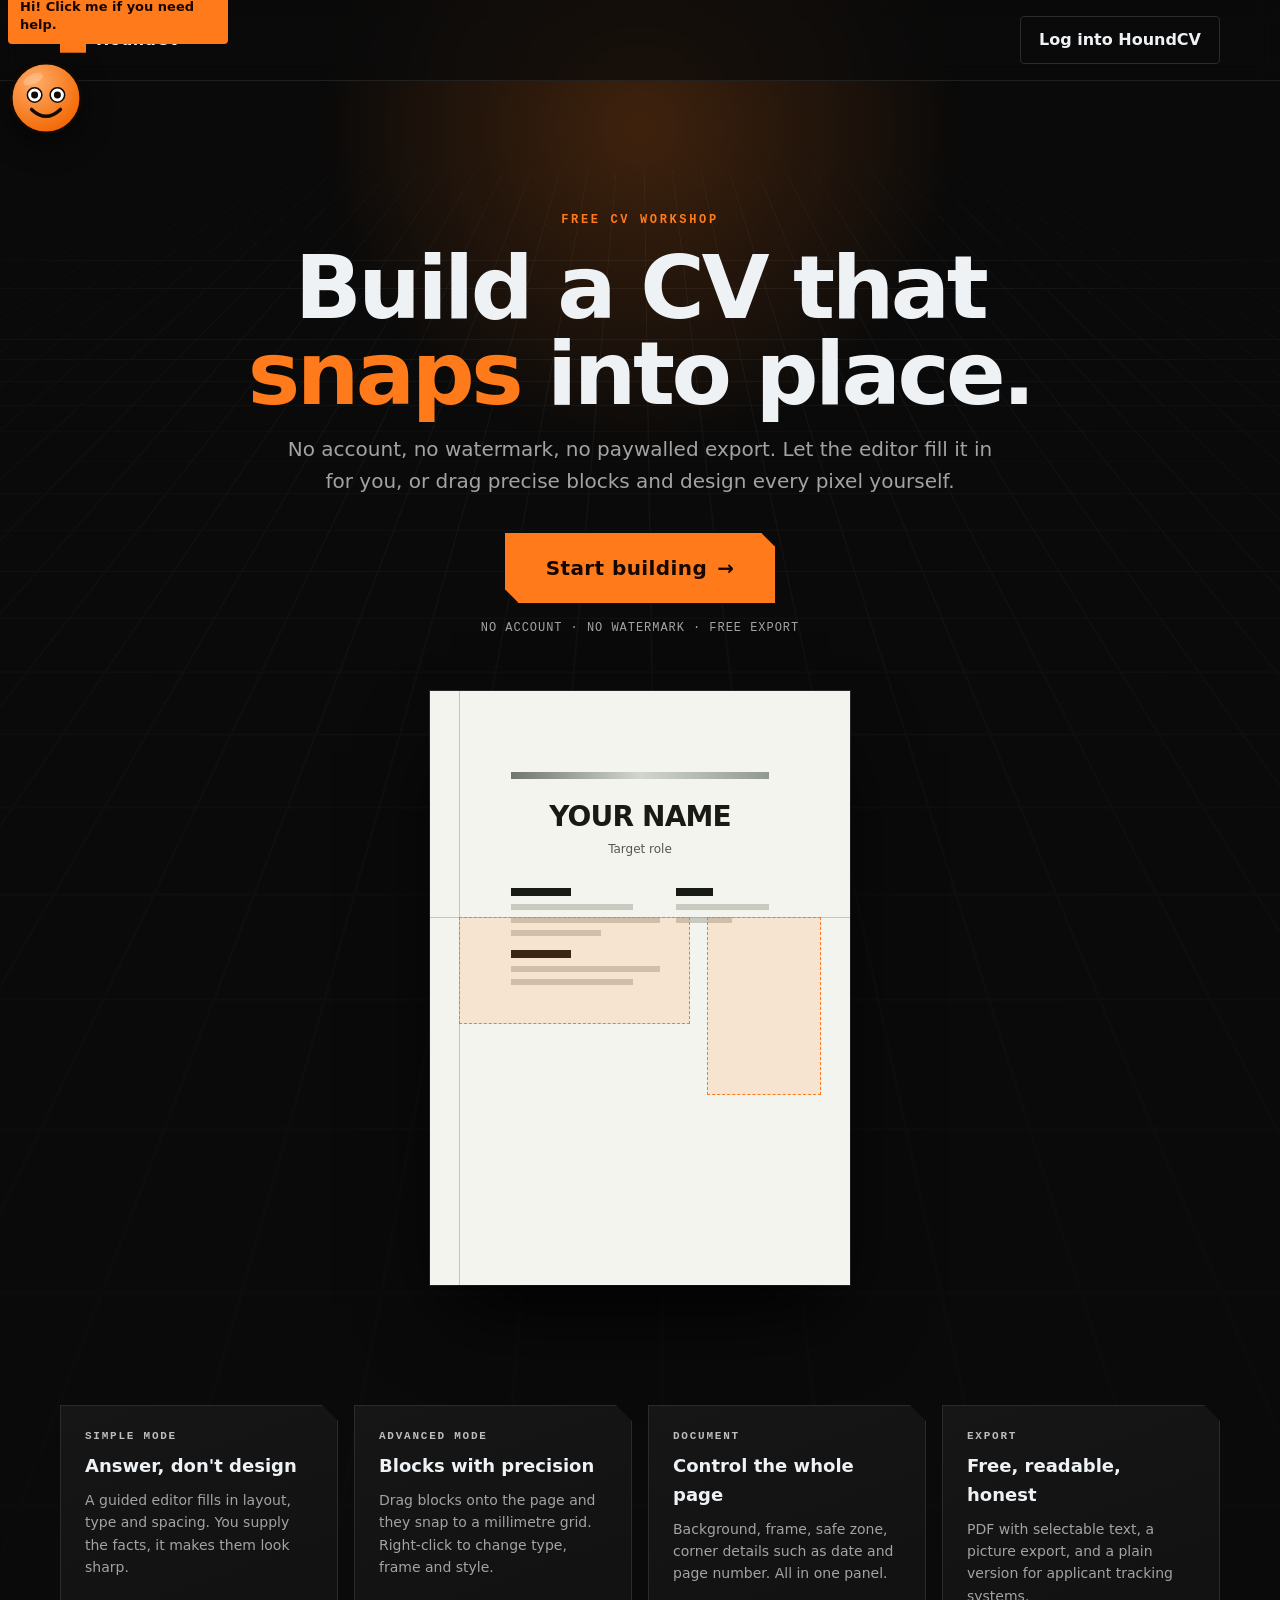
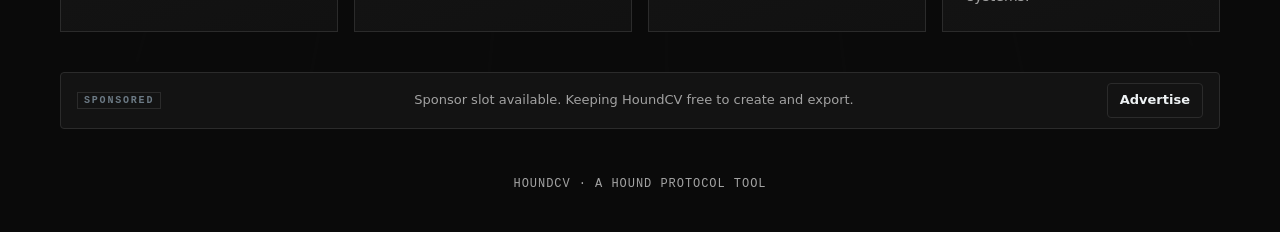
<file: index.html>
<!DOCTYPE html>
<html lang="en">
<head>
  <meta charset="UTF-8">
  <meta name="viewport" content="width=device-width, initial-scale=1">
  <title>HoundCV – The free CV workshop</title>
  <meta name="description" content="Free CV builder with no account, no watermark and no paywalled export. Simple mode for speed, Advanced mode for full control. A Hound Protocol tool.">
  <link rel="stylesheet" href="assets/styles.css">
</head>
<body>
  <div class="backdrop" aria-hidden="true"></div>

  <header class="topbar">
    <a class="brand" href="./"><span class="brand-mark">H</span> HoundCV</a>
    <button class="btn" id="login-open" type="button">Log into HoundCV</button>
  </header>

  <main>
    <section class="hero">
      <p class="eyebrow">Free CV workshop</p>
      <h1>Build a CV that <em>snaps</em> into place.</h1>
      <p class="lead">No account, no watermark, no paywalled export. Let the editor fill it in for you, or drag precise blocks and design every pixel yourself.</p>
      <div class="cta">
        <a class="btn primary" id="start" data-help="start" href="app/">Start building <span class="arrow">→</span></a>
      </div>
      <p class="fine">NO ACCOUNT · NO WATERMARK · FREE EXPORT</p>

      <div class="stage" aria-hidden="true">
        <div class="paper">
          <div class="bar"></div>
          <div class="name">Your Name</div>
          <div class="role">Target role</div>
          <div class="cols">
            <div><div class="sec"></div><div class="line m"></div><div class="line"></div><div class="line s"></div><div class="sec"></div><div class="line"></div><div class="line m"></div></div>
            <div><div class="sec"></div><div class="line"></div><div class="line s"></div></div>
          </div>
          <div class="guides"></div>
          <div class="snap-box a"></div>
          <div class="snap-box b"></div>
        </div>
      </div>
    </section>

    <section class="features">
      <article class="card reveal"><span class="tag">Simple mode</span><h3>Answer, don't design</h3><p>A guided editor fills in layout, type and spacing. You supply the facts, it makes them look sharp.</p></article>
      <article class="card reveal"><span class="tag">Advanced mode</span><h3>Blocks with precision</h3><p>Drag blocks onto the page and they snap to a millimetre grid. Right-click to change type, frame and style.</p></article>
      <article class="card reveal"><span class="tag">Document</span><h3>Control the whole page</h3><p>Background, frame, safe zone, corner details such as date and page number. All in one panel.</p></article>
      <article class="card reveal"><span class="tag">Export</span><h3>Free, readable, honest</h3><p>PDF with selectable text, a picture export, and a plain version for applicant tracking systems.</p></article>
    </section>
  </main>

  <aside class="sponsor" aria-label="Sponsor">
    <span class="label">Sponsored</span>
    <span>Sponsor slot available. Keeping HoundCV free to create and export.</span>
    <a href="mailto:hello@houndprotocol.example" class="btn" style="padding:6px 12px;font-size:13px">Advertise</a>
  </aside>
  <footer>HOUNDCV · A HOUND PROTOCOL TOOL</footer>

  <!-- Login (providers wired up later) -->
  <div class="modal" id="login" role="dialog" aria-modal="true" aria-labelledby="login-title">
    <div class="modal-box">
      <button class="icon-btn" id="login-close" aria-label="Close">×</button>
      <h2 id="login-title">Log into HoundCV</h2>
      <p>Optional. Logging in syncs your CVs across devices. You can always build without it.</p>
      <div class="providers">
        <button disabled>Google</button><button disabled>GitHub</button>
        <button disabled>Discord</button><button disabled>Microsoft</button>
        <button disabled>Apple</button><button disabled>LinkedIn</button>
        <button disabled>Email link</button><button disabled>Passkey</button>
      </div>
      <p class="soon">LOGIN IS COMING SOON</p>
    </div>
  </div>

  <script>
    window.HELPER_TOPICS = [
      { id: "start", label: "How do I start?", target: "#start", title: "Start", demo: null,
        text: "Press Start building, then pick Simple or Advanced mode. No account needed. Your CV saves in this browser." },
      { id: "modes", label: "Simple or Advanced?", target: ".features", title: "Modes", demo: null,
        text: "Simple fills in the layout for you. Advanced lets you drag blocks onto a precise grid and style everything." },
      { id: "export", label: "How do I export?", target: ".features", title: "Export", demo: null,
        text: "Export a PDF with selectable text, or a plain version for applicant tracking systems. All free." },
      { id: "login", label: "Do I need to log in?", target: "#login-open", title: "Login", demo: null,
        text: "No. Logging in is optional and only adds sync across devices." }
    ];
  </script>
  <script src="assets/main.js"></script>
  <script src="assets/helper.js"></script>
</body>
</html>
</file>
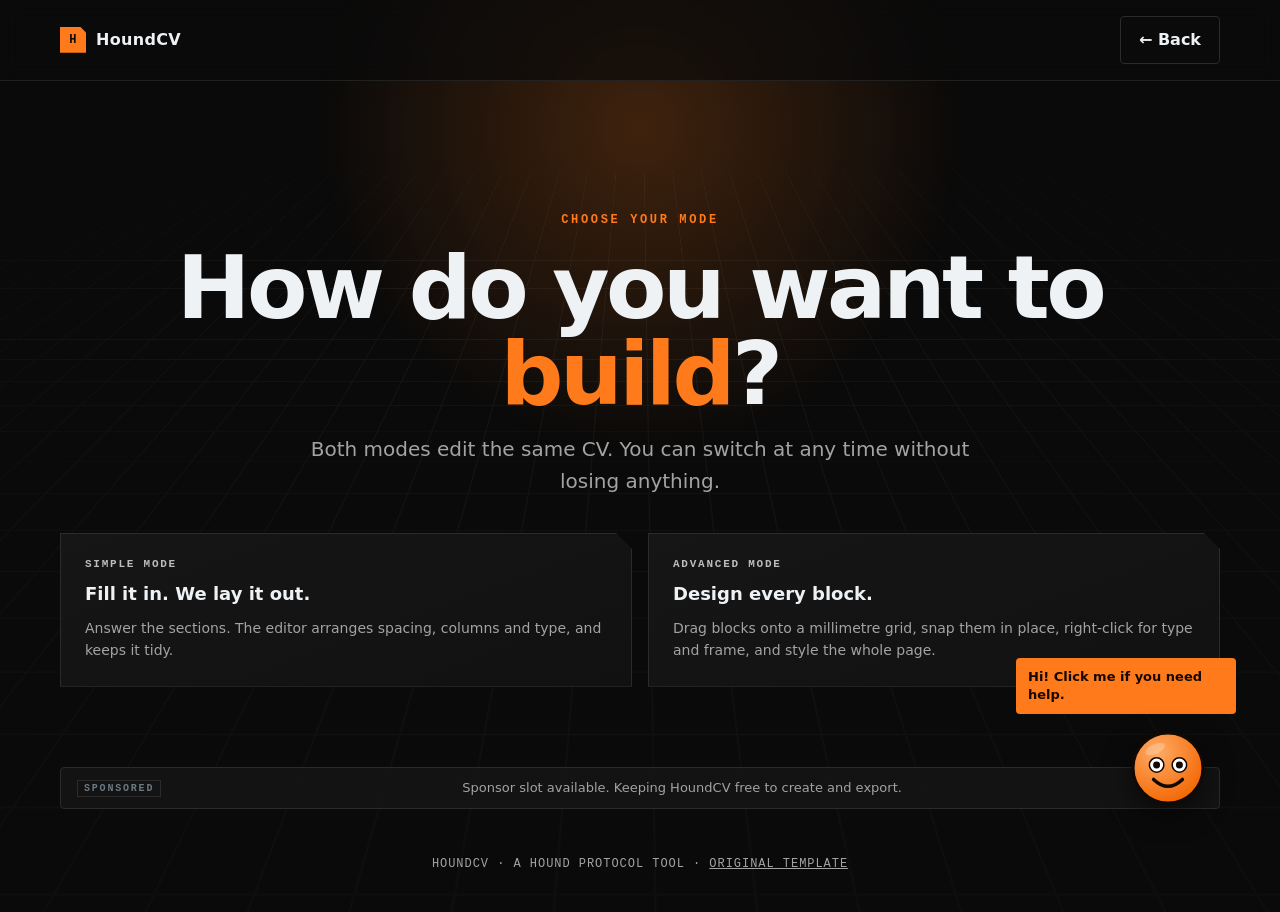
<file: app/index.html>
<!DOCTYPE html>
<html lang="en">
<head>
  <meta charset="UTF-8">
  <meta name="viewport" content="width=device-width, initial-scale=1">
  <title>HoundCV – Choose your mode</title>
  <link rel="stylesheet" href="../assets/styles.css">
</head>
<body>
  <div class="backdrop" aria-hidden="true"></div>
  <header class="topbar">
    <a class="brand" href="../"><span class="brand-mark">H</span> HoundCV</a>
    <a class="btn" href="../">← Back</a>
  </header>
  <main>
    <section class="hero" style="padding-bottom:20px">
      <p class="eyebrow">Choose your mode</p>
      <h1 style="max-width:16ch">How do you want to <em>build</em>?</h1>
      <p class="lead">Both modes edit the same CV. You can switch at any time without losing anything.</p>
      <div class="features" style="text-align:left;margin-top:30px">
        <a class="card" href="editor.html?mode=simple" style="text-decoration:none;color:inherit">
          <span class="tag">Simple mode</span><h3>Fill it in. We lay it out.</h3><p>Answer the sections. The editor arranges spacing, columns and type, and keeps it tidy.</p></a>
        <a class="card" href="editor.html?mode=advanced" style="text-decoration:none;color:inherit">
          <span class="tag">Advanced mode</span><h3>Design every block.</h3><p>Drag blocks onto a millimetre grid, snap them in place, right-click for type and frame, and style the whole page.</p></a>
        <a class="card" id="continue" href="editor.html" style="text-decoration:none;color:inherit;display:none">
          <span class="tag">Saved in this browser</span><h3>Continue my CV →</h3><p>Pick up where you left off.</p></a>
      </div>
    </section>
  </main>
  <div class="sponsor" style="margin-top:20px"><span class="label">Sponsored</span><span>Sponsor slot available. Keeping HoundCV free to create and export.</span><span></span></div>
  <footer>HOUNDCV · A HOUND PROTOCOL TOOL · <a href="../legacy/cv-template.html">ORIGINAL TEMPLATE</a></footer>
  <script>
    try { if (localStorage.getItem("houndcv.doc.v1")) document.getElementById("continue").style.display = ""; } catch (e) {}
    window.HELPER_TOPICS = [
      { id: "simple", label: "Which mode should I pick?", target: ".features", title: "Modes", demo: null,
        text: "Simple if you want it done fast. Advanced if you want to place and style every block. You can switch later." }
    ];
  </script>
  <script src="../assets/helper.js"></script>
</body>
</html>
</file>
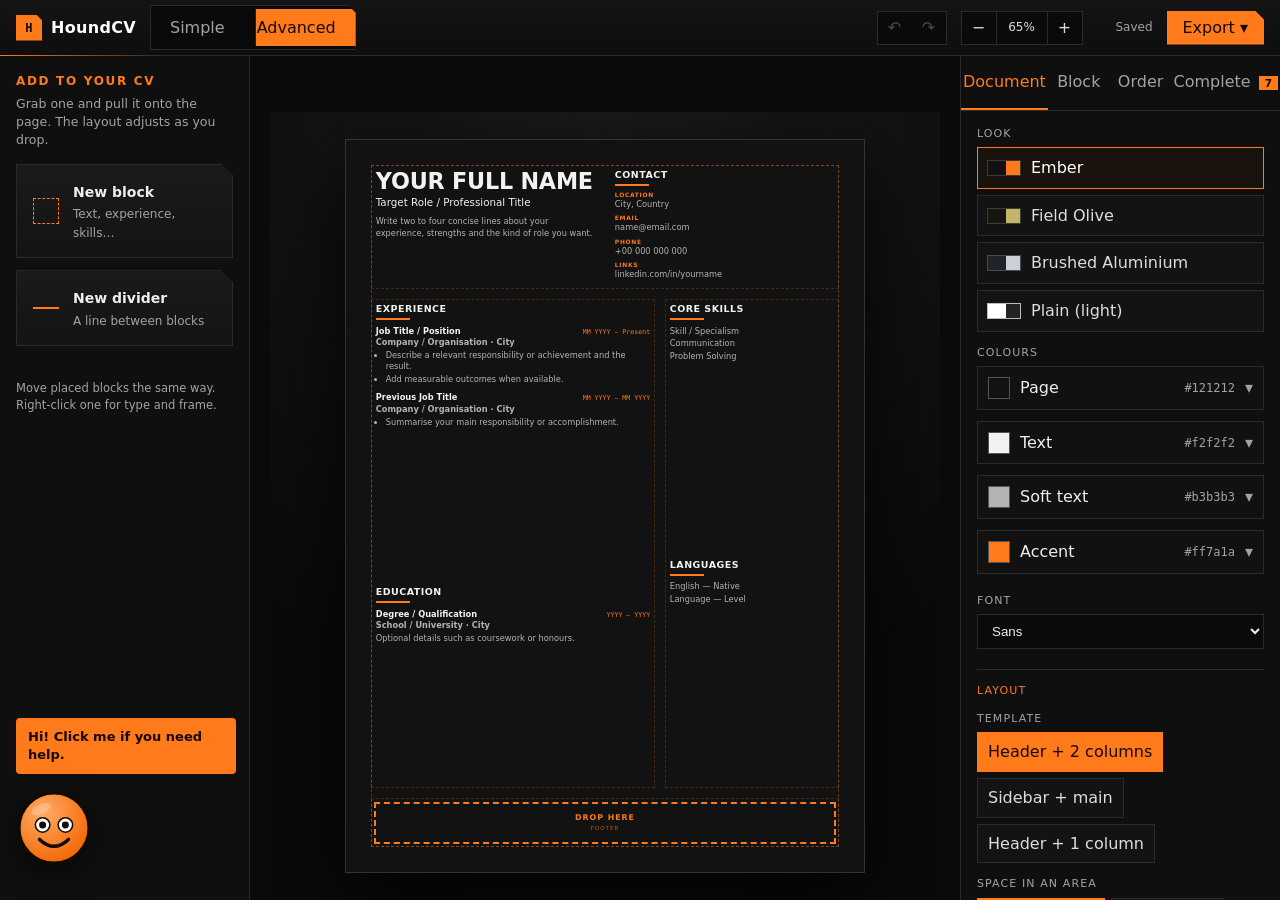
<file: app/editor.html>
<!DOCTYPE html>
<html lang="en">
<head>
  <meta charset="UTF-8">
  <meta name="viewport" content="width=device-width, initial-scale=1">
  <title>HoundCV – Editor</title>
  <link rel="stylesheet" href="../assets/styles.css">
  <link rel="stylesheet" href="../assets/cv.css">
  <link rel="stylesheet" href="../assets/editor.css">
</head>
<body class="editor" data-mode="advanced">
  <header class="etop">
    <a class="brand" href="./"><span class="brand-mark">H</span><span class="brand-text">HoundCV</span></a>
    <div class="seg" role="tablist" aria-label="Editor mode"><i class="seg-ind"></i>
      <button id="m-simple" role="tab" data-mode="simple">Simple</button>
      <button id="m-adv" role="tab" data-mode="advanced">Advanced</button>
    </div>
    <div class="etop-grow"></div>
    <div class="eg"><button class="ib" id="undo" title="Undo (Ctrl+Z)" aria-label="Undo">↶</button><button class="ib" id="redo" title="Redo (Ctrl+Y)" aria-label="Redo">↷</button></div>
    <div class="eg zoomg"><button class="ib" id="zout" aria-label="Zoom out">−</button><button class="ib zbtn" id="zfit" title="Fit to window">Fit</button><button class="ib" id="zin" aria-label="Zoom in">+</button></div>
    <span class="status" id="status" role="status">Saved</span>
    <div class="menu-wrap">
      <button class="xbtn" id="export-btn" aria-haspopup="true">Export <i>▾</i></button>
      <div class="pop" id="export-menu" hidden>
        <button data-act="pdf"><b>PDF</b><span>Styled, selectable text</span></button>
        <button data-act="pdf-plain"><b>PDF · plain</b><span>Single column, ATS-friendly</span></button>
        <hr>
        <button data-act="backup"><b>Backup</b><span>Download .json</span></button>
        <button data-act="restore"><b>Restore</b><span>From a backup file</span></button>
        <button data-act="reset"><b>New CV</b><span>Start from scratch</span></button>
        <p class="pop-note">In the print window choose “Save as PDF”.</p>
      </div>
    </div>
    <input type="file" id="restore-file" accept="application/json,.json" hidden>
  </header>

  <div class="ework">
    <aside class="left" id="left" aria-label="Blocks">
      <div id="toolbox" class="adv-only">
        <h3 class="lh">Add to your CV</h3>
        <p class="lnote">Grab one and pull it onto the page. The layout adjusts as you drop.</p>
        <div class="srcs">
          <div class="src" data-src="block" tabindex="0" role="button" aria-label="New block"><i class="srci"></i><b>New block</b><span>Text, experience, skills…</span></div>
          <div class="src" data-src="divider" tabindex="0" role="button" aria-label="New divider"><i class="srci d"></i><b>New divider</b><span>A line between blocks</span></div>
        </div>
        <div id="trash"><span>Drop here to remove</span></div>
        <p class="lnote tiny">Move placed blocks the same way. Right-click one for type and frame.</p>
      </div>
      <div id="simple-form" class="simple-only"></div>
    </aside>
    <main class="stage" id="stage"><div class="page-host" id="page-host"></div></main>
    <aside class="right" id="panel" aria-label="Properties">
      <div class="tabs" id="tabs">
        <button data-tab="doc" class="on">Document</button>
        <button data-tab="block" class="adv-only">Block</button>
        <button data-tab="order" class="adv-only">Order</button>
        <button data-tab="done">Complete <i id="badge" class="badge" hidden>0</i></button>
      </div>
      <div class="tabbody" id="tabbody"></div>
    </aside>
  </div>

  <div class="ctx" id="ctx" hidden></div>
  <div class="toast" id="toast" role="status"></div>
  <div id="print-root" aria-hidden="true"></div>
  <script>
    window.HELPER_OPTS = { wander: false, home: "bottom-left" };
    window.HELPER_TOPICS = [
      { id: "add", label: "How do I add a block?", target: ".srcs", title: "Add a block", demo: null, text: "Grab New block or New divider and pull it onto a Drop here square. Let go and it snaps in. A second block splits the area." },
      { id: "move", label: "How do I move one?", target: "#page-host", title: "Move a block", demo: null, text: "Drag a placed block to another area. Drop it on the left panel to remove it." },
      { id: "right", label: "What does right-click do?", target: "#page-host", title: "Right-click menu", demo: null, text: "Right-click a block to choose its type, frame and area, duplicate or delete it." },
      { id: "done", label: "What is Complete?", target: "#tabs", title: "Complete your CV", demo: null, text: "The Complete tab lists the essentials every CV needs and adds or opens what is missing." },
      { id: "export", label: "How do I export a PDF?", target: "#export-btn", title: "Export", demo: null, text: "Press Export, choose a PDF, then pick Save as PDF in the print window." },
      { id: "zoom", label: "How do I zoom?", target: ".zoomg", title: "Zoom", demo: null, text: "Use the + and − buttons or the mouse wheel over the page. Fit shows the whole page." }
    ];
  </script>
  <script src="../assets/hcv-core.js"></script>
  <script src="../assets/physics.js"></script>
  <script src="../assets/editor.js"></script>
  <script src="../assets/helper.js"></script>
</body>
</html>
</file>
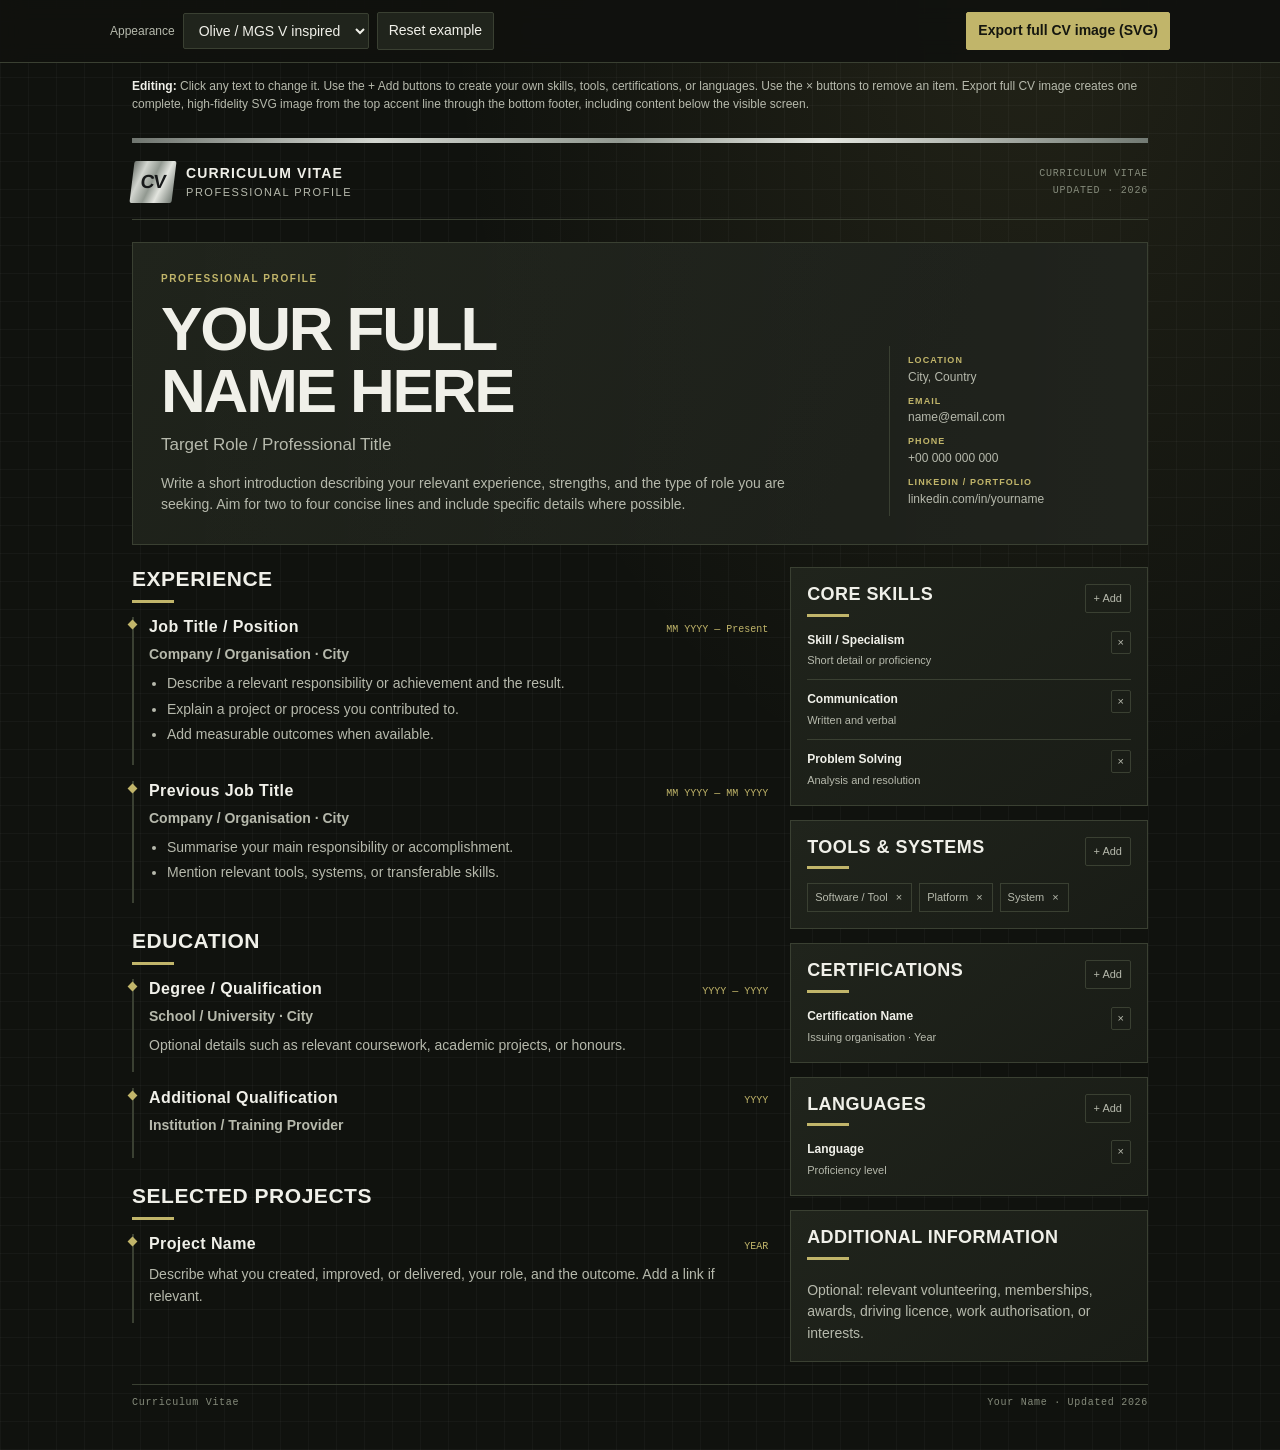
<file: legacy/cv-template.html>
<!DOCTYPE html>
<html lang="en">
<head>
  <meta charset="UTF-8">
  <meta name="viewport" content="width=device-width, initial-scale=1">
  <title>Professional CV Template</title>
  <style>
    /* =========================================================
       1. DESIGN SETTINGS
       Change these variables to adjust the appearance globally.
       ========================================================= */
    :root {
      --page-bg: #10120e;
      --surface: #191c16;
      --surface-raised: #20241c;
      --text: #f0f0e9;
      --muted: #b6b9ac;
      --subtle: #858b7b;
      --line: #3a4032;
      --accent: #c1b56a;
      --accent-contrast: #15160f;
      --grid: #ffffff08;
      --metal: linear-gradient(110deg, #6f756f, #d2d5cf 24%, #929991 48%, #e3e5df 68%, #727a73);
      --body-font: "Arial", "Helvetica Neue", sans-serif;
      --heading-font: "Arial Narrow", "Roboto Condensed", "Impact", sans-serif;
    }

    /* Skin 1: Metal Gear Solid V-inspired olive, charcoal and muted amber. */
    body[data-skin="mgs"] {
      --page-bg: #10120e;
      --surface: #191c16;
      --surface-raised: #20241c;
      --text: #f0f0e9;
      --muted: #b6b9ac;
      --subtle: #858b7b;
      --line: #3a4032;
      --accent: #c1b56a;
      --accent-contrast: #15160f;
      --grid: #ffffff08;
    }

    /* Skin 2: Brushed aluminium, graphite and cool silver. */
    body[data-skin="aluminium"] {
      --page-bg: #17191c;
      --surface: #202328;
      --surface-raised: #292d33;
      --text: #f2f4f6;
      --muted: #c1c6cd;
      --subtle: #9299a3;
      --line: #454b54;
      --accent: #c9d0d8;
      --accent-contrast: #17191c;
      --grid: #ffffff09;
    }

    /* =========================================================
       2. BASE STYLES
       ========================================================= */
    * { box-sizing: border-box; }
    html { scroll-behavior: smooth; }
    body {
      margin: 0;
      background:
        radial-gradient(ellipse at 80% 0%, color-mix(in srgb, var(--accent) 10%, transparent), transparent 36rem),
        repeating-linear-gradient(0deg, var(--grid) 0 1px, transparent 1px 28px),
        repeating-linear-gradient(90deg, var(--grid) 0 1px, transparent 1px 28px),
        var(--page-bg);
      color: var(--text);
      font: 14px/1.55 var(--body-font);
    }
    button, select { font: inherit; }
    button, select { border-radius: 2px; }
    button { cursor: pointer; }
    h1, h2, h3, p { margin-top: 0; }
    h1, h2, h3 {
      font-family: var(--heading-font);
      font-stretch: condensed;
      letter-spacing: .025em;
    }
    h1 {
      margin-bottom: 8px;
      font-size: clamp(36px, 6vw, 62px);
      line-height: 1;
      letter-spacing: -.035em;
      text-transform: uppercase;
    }
    h2 {
      margin-bottom: 14px;
      font-size: 21px;
      line-height: 1.15;
      text-transform: uppercase;
    }
    h2::after {
      display: block;
      width: 42px;
      height: 3px;
      margin-top: 9px;
      background: var(--accent);
      content: "";
    }
    h3 { margin-bottom: 4px; font-size: 16px; line-height: 1.25; }
    a { color: inherit; }

    /* =========================================================
       3. EDITING TOOLBAR
       Image export captures the complete CV as one full-length SVG.
       ========================================================= */
    .toolbar {
      position: sticky;
      z-index: 10;
      top: 0;
      display: flex;
      flex-wrap: wrap;
      align-items: center;
      justify-content: space-between;
      gap: 12px;
      padding: 12px max(18px, calc((100% - 1060px) / 2));
      border-bottom: 1px solid var(--line);
      background: color-mix(in srgb, var(--page-bg) 94%, transparent);
      backdrop-filter: blur(12px);
    }
    .toolbar-group { display: flex; flex-wrap: wrap; align-items: center; gap: 8px; }
    .toolbar label { color: var(--muted); font-size: 12px; }
    .toolbar select, .toolbar button {
      min-height: 36px;
      padding: 7px 11px;
      border: 1px solid var(--line);
      background: var(--surface-raised);
      color: var(--text);
    }
    .toolbar .primary {
      border-color: var(--accent);
      background: var(--accent);
      color: var(--accent-contrast);
      font-weight: 800;
    }
    .help {
      max-width: 1060px;
      margin: 14px auto 0;
      padding: 0 22px;
      color: var(--muted);
      font-size: 12px;
    }
    .help strong { color: var(--text); }

    /* =========================================================
       4. CV PAGE AND HEADER
       ========================================================= */
    .cv-page {
      max-width: 1060px;
      margin: 24px auto 42px;
      padding: 0 22px;
    }
    .top-accent { height: 5px; margin-bottom: 18px; background: var(--metal); }
    .masthead {
      display: flex;
      align-items: center;
      justify-content: space-between;
      gap: 18px;
      padding-bottom: 16px;
      border-bottom: 1px solid var(--line);
    }
    .identity { display: flex; align-items: center; gap: 12px; }
    .monogram {
      display: grid;
      width: 42px;
      height: 42px;
      place-items: center;
      background: var(--metal);
      color: #17191a;
      font-size: 19px;
      font-weight: 900;
      letter-spacing: -.05em;
      transform: skewX(-7deg);
    }
    .brand-name { color: var(--muted); font-size: 11px; letter-spacing: .14em; text-transform: uppercase; }
    .brand-name strong { display: block; color: var(--text); font-size: 14px; letter-spacing: .08em; }
    .document-meta { color: var(--subtle); font: 10px/1.7 ui-monospace, monospace; text-align: right; letter-spacing: .08em; }

    /* =========================================================
       5. PROFILE AND CONTACT DETAILS
       ========================================================= */
    .profile {
      position: relative;
      display: grid;
      grid-template-columns: minmax(0, 1fr) minmax(190px, 230px);
      gap: 28px;
      margin: 22px 0;
      padding: 28px;
      overflow: hidden;
      border: 1px solid var(--line);
      background: linear-gradient(125deg, var(--surface-raised), var(--surface) 72%);
    }
    .profile::before {
      position: absolute;
      inset: 0;
      background: linear-gradient(90deg, transparent, var(--grid));
      content: "";
      pointer-events: none;
    }
    .profile-main, .contact { position: relative; }
    .eyebrow {
      margin-bottom: 12px;
      color: var(--accent);
      font-size: 10px;
      font-weight: 800;
      letter-spacing: .16em;
      text-transform: uppercase;
    }
    .job-title { margin: 10px 0 14px; color: var(--muted); font-size: 17px; }
    .summary { max-width: 650px; margin-bottom: 0; color: var(--muted); }
    .contact {
      align-self: end;
      padding-left: 18px;
      border-left: 1px solid var(--line);
      color: var(--muted);
      font-size: 12px;
    }
    .contact-item { margin: 8px 0; overflow-wrap: anywhere; }
    .contact-label {
      display: block;
      color: var(--accent);
      font-size: 9px;
      font-weight: 800;
      letter-spacing: .12em;
      text-transform: uppercase;
    }

    /* =========================================================
       6. MAIN CONTENT COLUMNS AND EXPERIENCE ENTRIES
       ========================================================= */
    .content-grid {
      display: grid;
      grid-template-columns: minmax(0, 1.6fr) minmax(245px, .9fr);
      align-items: start;
      gap: 22px;
    }
    .section { margin-bottom: 26px; break-inside: avoid; }
    .timeline-entry {
      position: relative;
      margin-bottom: 16px;
      padding: 0 0 15px 15px;
      border-left: 2px solid var(--line);
      break-inside: avoid;
    }
    .timeline-entry::before {
      position: absolute;
      top: 4px;
      left: -5px;
      width: 7px;
      height: 7px;
      background: var(--accent);
      content: "";
      transform: rotate(45deg);
    }
    .entry-heading { display: flex; align-items: baseline; justify-content: space-between; gap: 12px; }
    .date { color: var(--accent); font: 10px ui-monospace, monospace; white-space: nowrap; }
    .organisation { margin: 3px 0 7px; color: var(--muted); font-weight: 650; }
    .entry-copy, .timeline-entry ul { margin: 6px 0 0; color: var(--muted); }
    .timeline-entry ul { padding-left: 18px; }
    .timeline-entry li { margin: 4px 0; }

    /* =========================================================
       7. SIDE PANELS AND CUSTOM FIELDS
       The + Add buttons create new editable rows in these panels.
       ========================================================= */
    .panel {
      margin-bottom: 14px;
      padding: 16px;
      border: 1px solid var(--line);
      background: linear-gradient(145deg, var(--surface-raised), var(--surface));
      break-inside: avoid;
    }
    .panel-heading {
      display: flex;
      align-items: flex-start;
      justify-content: space-between;
      gap: 8px;
    }
    .panel-heading h2 { font-size: 18px; }
    .add-button, .remove-button {
      flex: 0 0 auto;
      border: 1px solid var(--line);
      background: transparent;
      color: var(--muted);
      font-size: 11px;
    }
    .add-button { padding: 5px 8px; }
    .add-button:hover, .remove-button:hover { border-color: var(--accent); color: var(--text); }
    .remove-button { padding: 2px 6px; }
    .custom-list { display: grid; gap: 10px; }
    .custom-row {
      display: flex;
      align-items: flex-start;
      justify-content: space-between;
      gap: 8px;
      padding-bottom: 10px;
      border-bottom: 1px solid var(--line);
      break-inside: avoid;
    }
    .custom-row:last-child { padding-bottom: 0; border-bottom: 0; }
    .custom-row-content { min-width: 0; flex: 1; }
    .custom-row strong { display: block; margin-bottom: 3px; font-size: 12px; }
    .custom-row .detail { color: var(--muted); font-size: 11px; overflow-wrap: anywhere; }
    .skill-row { display: grid; grid-template-columns: minmax(0, 1fr) auto; gap: 8px; }
    .skill-level { color: var(--subtle); font: 10px ui-monospace, monospace; text-align: right; }
    .chips { display: flex; flex-wrap: wrap; gap: 7px; }
    .chip {
      display: inline-flex;
      align-items: center;
      gap: 6px;
      padding: 5px 7px;
      border: 1px solid var(--line);
      color: var(--muted);
      font-size: 11px;
      break-inside: avoid;
    }
    .chip .remove-button { border: 0; padding: 0 2px; }
    .editable:focus {
      outline: 2px solid color-mix(in srgb, var(--accent) 70%, transparent);
      outline-offset: 2px;
      border-radius: 2px;
    }
    [contenteditable="true"] { min-width: 1px; outline: none; border-radius: 2px; }
    [contenteditable="true"]:focus { background: color-mix(in srgb, var(--accent) 8%, transparent); }
    .foot {
      display: flex;
      justify-content: space-between;
      gap: 12px;
      margin-top: 8px;
      padding-top: 12px;
      border-top: 1px solid var(--line);
      color: var(--subtle);
      font: 10px ui-monospace, monospace;
      letter-spacing: .07em;
    }
    .screen-only { }

    /* =========================================================
       8. SMALL-SCREEN LAYOUT
       ========================================================= */
    @media (max-width: 760px) {
      .toolbar { position: static; padding: 12px 16px; }
      .cv-page { margin-top: 18px; padding: 0 14px; }
      .profile, .content-grid { grid-template-columns: 1fr; }
      .profile { padding: 22px 18px; gap: 18px; }
      .contact { padding: 14px 0 0; border-left: 0; border-top: 1px solid var(--line); }
      .entry-heading { align-items: flex-start; flex-direction: column; gap: 3px; }
      .document-meta { display: none; }
    }

    /* =========================================================
       9. SCREENSHOT EXPORT
       The exported image is a full-height capture of the CV.
       ========================================================= */
    .capture-status {
      max-width: 1060px;
      margin: 10px auto 0;
      padding: 0 22px;
      color: var(--muted);
      font-size: 12px;
    }
    .capture-status[hidden] { display: none !important; }
    .capture-status[data-state="error"] { color: #ff9b8f; }
    .capture-status[data-state="success"] { color: #b8d8a4; }
    .capture-mode .add-button,
    .capture-mode .remove-button { display: none !important; }
    .capture-mode .cv-page { margin: 0 !important; max-width: none !important; }

  </style>
</head>

<body data-skin="mgs">
  <!-- EDITING TOOLBAR: Choose a visual skin or export the complete CV as a full-length SVG image. -->
  <nav class="toolbar screen-only" aria-label="CV editing controls">
    <div class="toolbar-group">
      <label for="skin-select">Appearance</label>
      <select id="skin-select" aria-label="Choose CV appearance">
        <option value="mgs">Olive / MGS V inspired</option>
        <option value="aluminium">Brushed aluminium</option>
      </select>
      <button type="button" id="reset-button" title="Restore the original example content">Reset example</button>
    </div>
    <div class="toolbar-group">
      <button type="button" class="primary" id="capture-button">Export full CV image (SVG)</button>
    </div>
  </nav>

  <p class="help screen-only"><strong>Editing:</strong> Click any text to change it. Use the + Add buttons to create your own skills, tools, certifications, or languages. Use the × buttons to remove an item. Export full CV image creates one complete, high-fidelity SVG image from the top accent line through the bottom footer, including content below the visible screen.</p>
  <p class="capture-status screen-only" id="capture-status" role="status" aria-live="polite" hidden></p>

  <!-- CV DOCUMENT: All content below is the printable CV. -->
  <div class="cv-page" id="cv">
    <div class="top-accent" aria-hidden="true"></div>

    <header class="masthead">
      <div class="identity">
        <div class="monogram" contenteditable="true" spellcheck="false" aria-label="Initials">CV</div>
        <div class="brand-name">
          <strong contenteditable="true">Curriculum Vitae</strong>
          <span contenteditable="true">Professional Profile</span>
        </div>
      </div>
      <div class="document-meta">
        <div contenteditable="true">CURRICULUM VITAE</div>
        <div contenteditable="true">UPDATED · 2026</div>
      </div>
    </header>

    <!-- PROFILE: Name, target role, summary, and contact information. -->
    <section class="profile">
      <div class="profile-main">
        <p class="eyebrow" contenteditable="true">Professional Profile</p>
        <h1 contenteditable="true">Your Full<br>Name Here</h1>
        <p class="job-title" contenteditable="true">Target Role / Professional Title</p>
        <p class="summary" contenteditable="true">Write a short introduction describing your relevant experience, strengths, and the type of role you are seeking. Aim for two to four concise lines and include specific details where possible.</p>
      </div>
      <div class="contact">
        <div class="contact-item"><span class="contact-label" contenteditable="true">Location</span><span contenteditable="true">City, Country</span></div>
        <div class="contact-item"><span class="contact-label" contenteditable="true">Email</span><span contenteditable="true">name@email.com</span></div>
        <div class="contact-item"><span class="contact-label" contenteditable="true">Phone</span><span contenteditable="true">+00 000 000 000</span></div>
        <div class="contact-item"><span class="contact-label" contenteditable="true">LinkedIn / Portfolio</span><span contenteditable="true">linkedin.com/in/yourname</span></div>
      </div>
    </section>

    <div class="content-grid">
      <main>
        <!-- EXPERIENCE -->
        <section class="section">
          <h2 contenteditable="true">Experience</h2>
          <article class="timeline-entry">
            <div class="entry-heading"><h3 contenteditable="true">Job Title / Position</h3><span class="date" contenteditable="true">MM YYYY — Present</span></div>
            <div class="organisation" contenteditable="true">Company / Organisation · City</div>
            <ul contenteditable="true">
              <li>Describe a relevant responsibility or achievement and the result.</li>
              <li>Explain a project or process you contributed to.</li>
              <li>Add measurable outcomes when available.</li>
            </ul>
          </article>
          <article class="timeline-entry">
            <div class="entry-heading"><h3 contenteditable="true">Previous Job Title</h3><span class="date" contenteditable="true">MM YYYY — MM YYYY</span></div>
            <div class="organisation" contenteditable="true">Company / Organisation · City</div>
            <ul contenteditable="true">
              <li>Summarise your main responsibility or accomplishment.</li>
              <li>Mention relevant tools, systems, or transferable skills.</li>
            </ul>
          </article>
        </section>

        <!-- EDUCATION -->
        <section class="section">
          <h2 contenteditable="true">Education</h2>
          <article class="timeline-entry">
            <div class="entry-heading"><h3 contenteditable="true">Degree / Qualification</h3><span class="date" contenteditable="true">YYYY — YYYY</span></div>
            <div class="organisation" contenteditable="true">School / University · City</div>
            <p class="entry-copy" contenteditable="true">Optional details such as relevant coursework, academic projects, or honours.</p>
          </article>
          <article class="timeline-entry">
            <div class="entry-heading"><h3 contenteditable="true">Additional Qualification</h3><span class="date" contenteditable="true">YYYY</span></div>
            <div class="organisation" contenteditable="true">Institution / Training Provider</div>
          </article>
        </section>

        <!-- PROJECTS -->
        <section class="section">
          <h2 contenteditable="true">Selected Projects</h2>
          <article class="timeline-entry">
            <div class="entry-heading"><h3 contenteditable="true">Project Name</h3><span class="date" contenteditable="true">YEAR</span></div>
            <p class="entry-copy" contenteditable="true">Describe what you created, improved, or delivered, your role, and the outcome. Add a link if relevant.</p>
          </article>
        </section>
      </main>

      <aside aria-label="Skills and additional information">
        <!-- CORE SKILLS: Add as many custom skill rows as needed. -->
        <section class="panel" data-list-panel="skills">
          <div class="panel-heading"><h2 contenteditable="true">Core Skills</h2><button type="button" class="add-button" data-add="skills">+ Add</button></div>
          <div class="custom-list" id="skills-list">
            <div class="custom-row skill-row"><div class="custom-row-content"><strong contenteditable="true">Skill / Specialism</strong><div class="detail" contenteditable="true">Short detail or proficiency</div></div><button class="remove-button" type="button" aria-label="Remove skill">×</button></div>
            <div class="custom-row skill-row"><div class="custom-row-content"><strong contenteditable="true">Communication</strong><div class="detail" contenteditable="true">Written and verbal</div></div><button class="remove-button" type="button" aria-label="Remove skill">×</button></div>
            <div class="custom-row skill-row"><div class="custom-row-content"><strong contenteditable="true">Problem Solving</strong><div class="detail" contenteditable="true">Analysis and resolution</div></div><button class="remove-button" type="button" aria-label="Remove skill">×</button></div>
          </div>
        </section>

        <!-- TOOLS AND SYSTEMS: Each tool is an individually editable tag. -->
        <section class="panel" data-list-panel="tools">
          <div class="panel-heading"><h2 contenteditable="true">Tools &amp; Systems</h2><button type="button" class="add-button" data-add="tools">+ Add</button></div>
          <div class="chips custom-list" id="tools-list">
            <span class="chip"><span contenteditable="true">Software / Tool</span><button class="remove-button" type="button" aria-label="Remove tool">×</button></span>
            <span class="chip"><span contenteditable="true">Platform</span><button class="remove-button" type="button" aria-label="Remove tool">×</button></span>
            <span class="chip"><span contenteditable="true">System</span><button class="remove-button" type="button" aria-label="Remove tool">×</button></span>
          </div>
        </section>

        <!-- CERTIFICATIONS: Name, issuer, and date can be edited independently. -->
        <section class="panel" data-list-panel="certifications">
          <div class="panel-heading"><h2 contenteditable="true">Certifications</h2><button type="button" class="add-button" data-add="certifications">+ Add</button></div>
          <div class="custom-list" id="certifications-list">
            <div class="custom-row"><div class="custom-row-content"><strong contenteditable="true">Certification Name</strong><div class="detail" contenteditable="true">Issuing organisation · Year</div></div><button class="remove-button" type="button" aria-label="Remove certification">×</button></div>
          </div>
        </section>

        <!-- LANGUAGES: Language and proficiency are separate editable fields. -->
        <section class="panel" data-list-panel="languages">
          <div class="panel-heading"><h2 contenteditable="true">Languages</h2><button type="button" class="add-button" data-add="languages">+ Add</button></div>
          <div class="custom-list" id="languages-list">
            <div class="custom-row"><div class="custom-row-content"><strong contenteditable="true">Language</strong><div class="detail" contenteditable="true">Proficiency level</div></div><button class="remove-button" type="button" aria-label="Remove language">×</button></div>
          </div>
        </section>

        <!-- ADDITIONAL INFORMATION -->
        <section class="panel">
          <div class="panel-heading"><h2 contenteditable="true">Additional Information</h2></div>
          <p class="entry-copy" contenteditable="true">Optional: relevant volunteering, memberships, awards, driving licence, work authorisation, or interests.</p>
        </section>
      </aside>
    </div>

    <footer class="foot">
      <span contenteditable="true">Curriculum Vitae</span>
      <span contenteditable="true">Your Name · Updated 2026</span>
    </footer>
  </div>

  <script>
    /* =========================================================
       10. INTERACTIVE FEATURES
       - Appearance selector switches between the two colour skins.
       - + Add creates a new editable item in the selected section.
       - × removes the matching item.
       - Export creates a full-length SVG image of the entire CV.
       ========================================================= */

    const skinSelect = document.getElementById("skin-select");
    const captureButton = document.getElementById("capture-button");
    const captureStatus = document.getElementById("capture-status");
    const resetButton = document.getElementById("reset-button");

    // Remember the initial example so the user can restore it if needed.
    const originalCV = document.getElementById("cv").innerHTML;

    skinSelect.addEventListener("change", () => {
      document.body.dataset.skin = skinSelect.value;
    });

    captureButton.addEventListener("click", exportFullCVAsSVG);

    function setCaptureStatus(message, state = "working") {
      captureStatus.textContent = message;
      captureStatus.dataset.state = state;
      captureStatus.hidden = false;
    }

    function waitForPaint() {
      return new Promise((resolve) => requestAnimationFrame(() => requestAnimationFrame(resolve)));
    }

    async function exportFullCVAsSVG() {
      if (captureButton.disabled) return;
      captureButton.disabled = true;
      captureButton.textContent = "Capturing…";
      setCaptureStatus("Preparing a full-height image. Keep this tab open until the SVG downloads.");

      const cv = document.getElementById("cv");
      const originalScrollX = window.scrollX;
      const originalScrollY = window.scrollY;
      let objectUrl = null;

      try {
        // Wait for web fonts and layout to settle before measuring the full document.
        if (document.fonts && document.fonts.ready) await document.fonts.ready;
        await waitForPaint();

        const rect = cv.getBoundingClientRect();
        const captureWidth = Math.ceil(Math.max(rect.width, cv.scrollWidth));
        // scrollHeight can under-report the visible bottom when descendants
        // overflow their parent or margins collapse. Measure every descendant
        // against the CV's top edge as well, then add a small safety margin so
        // the final text baseline/border is never clipped by the SVG viewport.
        let deepestBottom = 0;
        for (const node of [cv, ...cv.querySelectorAll("*")]) {
          const nodeRect = node.getBoundingClientRect();
          deepestBottom = Math.max(deepestBottom, nodeRect.bottom - rect.top);
        }
        const captureHeight = Math.ceil(Math.max(
          cv.scrollHeight,
          rect.height,
          deepestBottom
        ) + 120);
        if (!captureWidth || !captureHeight) throw new Error("The CV has no measurable content to capture.");

        // Keep a single complete image. The SVG can scale to the full document
        // dimensions without relying on a limited raster canvas.
        const maxDimension = 30000;
        const maxPixels = 100000000;
        const desiredScale = 2;
        const safeScale = Math.min(
          desiredScale,
          maxDimension / captureWidth,
          maxDimension / captureHeight,
          Math.sqrt(maxPixels / (captureWidth * captureHeight))
        );
        if (!Number.isFinite(safeScale) || safeScale < 0.1) {
          throw new Error("This CV is too long for a single browser image. Remove some content and try again.");
        }

        // Clone the full CV, remove only UI controls, and retain every editable value.
        const clone = cv.cloneNode(true);
        clone.classList.add("capture-mode");
        clone.style.setProperty("width", captureWidth + "px", "important");
        clone.style.setProperty("max-width", "none", "important");
        clone.style.setProperty("margin", "0", "important");
        clone.style.setProperty("height", "auto", "important");
        clone.style.setProperty("min-height", "0", "important");
        clone.style.setProperty("overflow", "visible", "important");
        clone.querySelectorAll(".add-button, .remove-button").forEach((node) => node.remove());
        clone.querySelectorAll('[contenteditable="true"]').forEach((node) => {
          node.removeAttribute("contenteditable");
          node.removeAttribute("spellcheck");
        });

        // Embed the page's own CSS and XML-serialized CV into an SVG foreignObject.
        // This preserves browser layout, text wrapping, gradients, borders, and
        // pseudo-elements without an external library or network access.
        // SVG is parsed as XML, not HTML. Raw CSS containing a less-than
        // sign (for example media-query comparisons) can make the SVG invalid
        // and trigger image.onerror in Chrome too. Escape XML text characters
        // before embedding the stylesheet; the XML parser decodes them again.
        const xmlEscapeText = (value) => String(value)
          .replace(/&/g, "&amp;")
          .replace(/</g, "&lt;")
          .replace(/>/g, "&gt;");
        const xmlEscapeAttribute = (value) => xmlEscapeText(value)
          .replace(/"/g, "&quot;")
          .replace(/'/g, "&apos;");
        const styleText = xmlEscapeText(Array.from(document.querySelectorAll("style"))
          .map((style) => style.textContent)
          .join("\n"));
        const skin = document.body.dataset.skin || "mgs";
        const bodyStyle = getComputedStyle(document.body);
        const pageBackgroundImage = bodyStyle.backgroundImage;
        const pageBackgroundColor = bodyStyle.backgroundColor;
        const mobileOverrides = captureWidth <= 760 ? `
          .capture-document .cv-page { padding:0 14px!important; }
          .capture-document .profile, .capture-document .content-grid { grid-template-columns:1fr!important; }
          .capture-document .profile { padding:22px 18px!important; gap:18px!important; }
          .capture-document .contact { padding:14px 0 0!important; border-left:0!important; border-top:1px solid var(--line)!important; }
          .capture-document .entry-heading { align-items:flex-start!important; flex-direction:column!important; gap:3px!important; }
          .capture-document .document-meta { display:none!important; }
        ` : "";
        const serializedClone = new XMLSerializer().serializeToString(clone);
        const directHTML = `<div xmlns="http://www.w3.org/1999/xhtml" class="capture-document" data-skin="${xmlEscapeAttribute(skin)}" style="${xmlEscapeAttribute(`width:${captureWidth}px;min-height:${captureHeight}px;height:auto;overflow:visible;padding-bottom:120px;background-color:${pageBackgroundColor};background-image:${pageBackgroundImage};font-family:${bodyStyle.fontFamily};font-size:${bodyStyle.fontSize};font-weight:${bodyStyle.fontWeight};line-height:${bodyStyle.lineHeight};color:${bodyStyle.color};box-sizing:border-box`)}"><style>${styleText}
          html, body { margin:0!important;padding:0!important;width:${captureWidth}px!important;overflow:visible!important; }
          body { background:var(--page-bg)!important; }
          .cv-page { width:${captureWidth}px!important;max-width:none!important;margin:0!important; }
          .capture-mode .add-button,.capture-mode .remove-button {display:none!important;}
          ${mobileOverrides}
          .capture-document[data-skin="aluminium"] { --page-bg:#17191c;--surface:#202328;--surface-raised:#292d33;--text:#f2f4f6;--muted:#c1c6cd;--subtle:#9299a3;--line:#454b54;--accent:#c9d0d8;--accent-contrast:#17191c;--grid:#ffffff09; }
          .capture-document[data-skin="mgs"] { --page-bg:#10120e;--surface:#191c16;--surface-raised:#20241c;--text:#f0f0e9;--muted:#b6b9ac;--subtle:#858b7b;--line:#3a4032;--accent:#c1b56a;--accent-contrast:#15160f;--grid:#ffffff08; }
        </style>${serializedClone}</div>`;
        // foreignObject must contain actual XHTML nodes (not escaped HTML text).
        const svgMarkup = `<svg xmlns="http://www.w3.org/2000/svg" width="${Math.ceil(captureWidth * safeScale)}" height="${Math.ceil(captureHeight * safeScale)}" viewBox="0 0 ${captureWidth} ${captureHeight}"><foreignObject x="0" y="0" width="${captureWidth}" height="${captureHeight}">${directHTML}</foreignObject></svg>`;
        const svgBlob = new Blob([svgMarkup], { type: "image/svg+xml;charset=utf-8" });
        objectUrl = URL.createObjectURL(svgBlob);
        const image = new Image();
        image.decoding = "sync";
        await new Promise((resolve, reject) => {
          image.onload = resolve;
          image.onerror = () => reject(new Error("Chrome could not decode the generated SVG capture. Your edits are still intact; no file was saved."));
          image.src = objectUrl;
        });

        // Download the SVG directly. Chrome marks canvases drawn from SVG
        // foreignObject content as tainted in some contexts (including Linux
        // Chrome builds), so canvas.toBlob("image/png") is not dependable.
        // The SVG keeps the complete browser-rendered layout at full resolution
        // and avoids any canvas security restriction or raster-size clipping.
        const downloadUrl = URL.createObjectURL(svgBlob);
        const link = document.createElement("a");
        const safeName = (clone.querySelector("h1")?.textContent || "CV")
          .trim().replace(/[^a-z0-9-_]+/gi, "-").replace(/^-+|-+$/g, "") || "CV";
        link.href = downloadUrl;
        link.download = `${safeName}-full-cv.svg`;
        document.body.appendChild(link);
        link.click();
        link.remove();
        setTimeout(() => URL.revokeObjectURL(downloadUrl), 5000);

        setCaptureStatus(`Full CV image exported as SVG (${Math.ceil(captureWidth * safeScale)} × ${Math.ceil(captureHeight * safeScale)} viewBox units). The complete CV is included from top to bottom.`, "success");
      } catch (error) {
        console.error("Full CV screenshot failed:", error);
        setCaptureStatus(`Export failed: ${error.message || "Unknown error"} No file was saved.`, "error");
      } finally {
        if (objectUrl) URL.revokeObjectURL(objectUrl);
        window.scrollTo(originalScrollX, originalScrollY);
        captureButton.disabled = false;
        captureButton.textContent = "Export full CV image (SVG)";
      }
    }

    resetButton.addEventListener("click", () => {
      const confirmed = window.confirm("Restore the original example text? Your edits to the CV content will be lost.");
      if (!confirmed) return;
      document.getElementById("cv").innerHTML = originalCV;
      attachRemoveButtons();
    });

    // Templates used when adding a new item to each custom list.
    const itemTemplates = {
      skills: `
        <div class="custom-row skill-row">
          <div class="custom-row-content">
            <strong contenteditable="true">New skill</strong>
            <div class="detail" contenteditable="true">Add a short detail or proficiency</div>
          </div>
          <button class="remove-button" type="button" aria-label="Remove skill">×</button>
        </div>`,
      tools: `
        <span class="chip">
          <span contenteditable="true">New tool or system</span>
          <button class="remove-button" type="button" aria-label="Remove tool">×</button>
        </span>`,
      certifications: `
        <div class="custom-row">
          <div class="custom-row-content">
            <strong contenteditable="true">Certification name</strong>
            <div class="detail" contenteditable="true">Issuer · Year</div>
          </div>
          <button class="remove-button" type="button" aria-label="Remove certification">×</button>
        </div>`,
      languages: `
        <div class="custom-row">
          <div class="custom-row-content">
            <strong contenteditable="true">Language</strong>
            <div class="detail" contenteditable="true">Proficiency level</div>
          </div>
          <button class="remove-button" type="button" aria-label="Remove language">×</button>
        </div>`
    };

    // Connect all remove buttons, including buttons in the original examples.
    function attachRemoveButtons() {
      document.querySelectorAll(".remove-button").forEach((button) => {
        button.onclick = () => {
          const item = button.closest(".custom-row, .chip");
          if (item) item.remove();
        };
      });
    }

    // Add a new custom item to the correct section when its + Add button is pressed.
    document.querySelectorAll("[data-add]").forEach((button) => {
      button.addEventListener("click", () => {
        const listName = button.dataset.add;
        const list = document.getElementById(`${listName}-list`);
        if (!list || !itemTemplates[listName]) return;
        list.insertAdjacentHTML("beforeend", itemTemplates[listName]);
        attachRemoveButtons();

        // Focus the first editable field so the user can type immediately.
        const newItem = list.lastElementChild;
        const editableField = newItem.querySelector('[contenteditable="true"]');
        if (editableField) {
          editableField.focus();
          const selection = window.getSelection();
          const range = document.createRange();
          range.selectNodeContents(editableField);
          selection.removeAllRanges();
          selection.addRange(range);
        }
      });
    });

    attachRemoveButtons();
  </script>
</body>
</html>
</file>
<file: assets/styles.css>
/* HoundCV landing styles. Dark, sharp, high-tech. All motion respects prefers-reduced-motion. */
:root {
  --bg: #0a0a0a;
  --bg-2: #111111;
  --panel: #161616;
  --line: #2b2b2b;
  --text: #eef2f4;
  --muted: #a3a3a3;
  --accent: #ff7a1a;      /* orange */
  --accent-2: #bdbdbd;      /* grey */
  --accent-ink: #160800;
  --radius: 4px;
  --ease: cubic-bezier(.22, .8, .24, 1);
  --font: "Inter", "Segoe UI", system-ui, -apple-system, Arial, sans-serif;
  --mono: ui-monospace, "SF Mono", "JetBrains Mono", Consolas, monospace;
}
* { box-sizing: border-box; }
html { scroll-behavior: smooth; }
body {
  margin: 0; min-height: 100vh; display: flex; flex-direction: column;
  background: var(--bg); color: var(--text); font: 16px/1.6 var(--font);
  overflow-x: hidden;
}
a { color: inherit; }
button { font: inherit; cursor: pointer; }

/* Animated backdrop: drifting grid + glow */
.backdrop { position: fixed; inset: 0; z-index: -1; pointer-events: none; }
.backdrop::before {
  content: ""; position: absolute; inset: -50%;
  background:
    linear-gradient(var(--line) 1px, transparent 1px) 0 0 / 56px 56px,
    linear-gradient(90deg, var(--line) 1px, transparent 1px) 0 0 / 56px 56px;
  opacity: .35; transform: perspective(900px) rotateX(58deg) translateY(-8%);
  animation: grid-drift 24s linear infinite;
  mask-image: radial-gradient(ellipse at 50% 30%, #000 20%, transparent 70%);
}
.backdrop::after {
  content: ""; position: absolute; width: 60vmax; height: 60vmax; left: 50%; top: -20vmax;
  transform: translateX(-50%);
  background: radial-gradient(circle, color-mix(in srgb, var(--accent) 22%, transparent), transparent 60%);
  animation: glow 9s ease-in-out infinite alternate;
}
@keyframes grid-drift { to { background-position: 0 56px, 56px 0; } }
@keyframes glow { to { transform: translateX(-50%) scale(1.15); opacity: .7; } }

/* Top bar */
.topbar {
  display: flex; align-items: center; justify-content: space-between;
  padding: 16px max(20px, calc((100% - 1160px) / 2));
  border-bottom: 1px solid color-mix(in srgb, var(--line) 70%, transparent);
  backdrop-filter: blur(10px); background: color-mix(in srgb, var(--bg) 70%, transparent);
  position: sticky; top: 0; z-index: 20;
  animation: drop-in .7s var(--ease) both;
}
.brand { display: flex; align-items: center; gap: 10px; font-weight: 800; letter-spacing: .02em; text-decoration: none; }
.brand-mark {
  width: 26px; height: 26px; background: var(--accent); color: var(--accent-ink);
  display: grid; place-items: center; font: 800 12px var(--mono);
  clip-path: polygon(0 0, 78% 0, 100% 22%, 100% 100%, 0 100%);
}
.btn {
  display: inline-flex; align-items: center; gap: 10px; padding: 10px 18px;
  border: 1px solid var(--line); background: transparent; color: var(--text);
  border-radius: var(--radius); text-decoration: none; font-weight: 600;
  transition: transform .25s var(--ease), border-color .25s, background .25s, box-shadow .25s;
}
.btn:hover { border-color: var(--accent); transform: translateY(-2px); }
.btn:focus-visible, .chip:focus-visible, .icon-btn:focus-visible { outline: 2px solid var(--accent); outline-offset: 3px; }
.btn.primary {
  background: var(--accent); color: var(--accent-ink); border-color: var(--accent);
  padding: 18px 40px; font-size: 20px; font-weight: 800; letter-spacing: .02em;
  clip-path: polygon(0 0, calc(100% - 14px) 0, 100% 14px, 100% 100%, 14px 100%, 0 calc(100% - 14px));
  border-radius: 0; position: relative; overflow: hidden;
  box-shadow: 0 0 0 0 color-mix(in srgb, var(--accent) 50%, transparent);
  animation: pulse 3s ease-in-out infinite;
}
.btn.primary::after {
  content: ""; position: absolute; inset: 0; transform: translateX(-120%);
  background: linear-gradient(100deg, transparent 30%, rgba(255,255,255,.55) 50%, transparent 70%);
  transition: transform .8s var(--ease);
}
.btn.primary:hover::after { transform: translateX(120%); }
.btn.primary .arrow { transition: transform .3s var(--ease); }
.btn.primary:hover .arrow { transform: translateX(6px); }
@keyframes pulse { 50% { box-shadow: 0 0 36px 4px color-mix(in srgb, var(--accent) 35%, transparent); } }
@keyframes drop-in { from { opacity: 0; transform: translateY(-14px); } }
@keyframes rise-in { from { opacity: 0; transform: translateY(24px); } }

/* Hero */
main { flex: 1; width: min(1160px, 100% - 40px); margin: 0 auto; }
.hero { text-align: center; padding: clamp(56px, 10vw, 120px) 0 40px; }
.eyebrow { font: 600 12px var(--mono); letter-spacing: .22em; text-transform: uppercase; color: var(--accent); animation: rise-in .8s .1s var(--ease) both; }
h1 {
  margin: 18px auto 16px; max-width: 14ch; font-size: clamp(42px, 8vw, 88px); line-height: .98;
  letter-spacing: -.04em; animation: rise-in .8s .2s var(--ease) both;
}
h1 em { font-style: normal; color: var(--accent); }
.lead { max-width: 56ch; margin: 0 auto 36px; color: var(--muted); font-size: clamp(16px, 2.2vw, 20px); animation: rise-in .8s .3s var(--ease) both; }
.cta { animation: rise-in .8s .4s var(--ease) both; }
.fine { margin-top: 18px; color: var(--muted); font: 12px var(--mono); letter-spacing: .08em; animation: rise-in .8s .5s var(--ease) both; }

/* Preview mock (static CV, animated frame only) */
.stage { margin: 56px auto 0; display: grid; place-items: center; animation: rise-in 1s .55s var(--ease) both; }
.paper {
  position: relative; width: min(420px, 86vw); aspect-ratio: 210 / 297; background: #f4f4ee; color: #181a14;
  padding: 7%; box-shadow: 0 40px 80px -20px #000, 0 0 0 1px var(--line);
}
.paper .bar { height: 7px; background: linear-gradient(90deg, #6f756f, #d2d5cf, #929991); margin-bottom: 6%; }
.paper .name { font-weight: 800; font-size: clamp(18px, 3.4vw, 28px); letter-spacing: -.03em; text-transform: uppercase; }
.paper .role { color: #555; font-size: 12px; margin-bottom: 6%; }
.paper .cols { display: grid; grid-template-columns: 1.6fr 1fr; gap: 6%; }
.line { height: 6px; background: #c9c9c0; margin: 7px 0; }
.line.s { width: 60%; } .line.m { width: 82%; }
.sec { height: 8px; width: 40%; background: #181a14; margin: 14px 0 8px; }
.snap-box {
  position: absolute; border: 1px dashed var(--accent); background: color-mix(in srgb, var(--accent) 14%, transparent);
  animation: snap 5s var(--ease) infinite;
}
.snap-box.a { left: 7%; right: 38%; top: 38%; height: 18%; }
.snap-box.b { right: 7%; width: 27%; top: 38%; height: 30%; animation-delay: 1.2s; }
@keyframes snap {
  0%, 12% { transform: translate(26px, -30px) rotate(3deg); opacity: .0; }
  30% { opacity: 1; }
  45%, 100% { transform: none; opacity: 1; }
}
.guides::before, .guides::after { content: ""; position: absolute; background: var(--accent); opacity: .5; }
.guides::before { left: 7%; top: 0; bottom: 0; width: 1px; }
.guides::after { top: 38%; left: 0; right: 0; height: 1px; }
.guides { position: absolute; inset: 0; animation: guides 5s infinite; }
@keyframes guides { 0%, 30% { opacity: 0; } 40%, 60% { opacity: 1; } 80%, 100% { opacity: 0; } }

/* Feature cards */
.features { display: grid; grid-template-columns: repeat(auto-fit, minmax(240px, 1fr)); gap: 16px; margin: 80px 0 40px; }
.card {
  padding: 24px; border: 1px solid var(--line); background: linear-gradient(160deg, var(--panel), var(--bg-2));
  transition: transform .35s var(--ease), border-color .35s;
  clip-path: polygon(0 0, calc(100% - 16px) 0, 100% 16px, 100% 100%, 0 100%);
}
.card:hover { transform: translateY(-6px); border-color: var(--accent); }
.card h3 { margin: 0 0 8px; font-size: 18px; }
.card p { margin: 0; color: var(--muted); font-size: 14px; }
.card .tag { display: block; font: 600 11px var(--mono); letter-spacing: .16em; color: var(--accent-2); margin-bottom: 10px; text-transform: uppercase; }
.reveal { opacity: 0; transform: translateY(26px); transition: opacity .8s var(--ease), transform .8s var(--ease); }
.reveal.in { opacity: 1; transform: none; }

/* Sponsor strip (outside the editor and the CV) */
.sponsor {
  margin: 0 auto 24px; width: min(1160px, 100% - 40px); display: flex; align-items: center; justify-content: space-between; gap: 16px;
  padding: 10px 16px; border: 1px solid var(--line); border-radius: var(--radius); color: var(--muted); font-size: 13px;
  background: color-mix(in srgb, var(--panel) 80%, transparent);
}
.sponsor .label { font: 600 10px var(--mono); letter-spacing: .18em; text-transform: uppercase; color: var(--subtle, #6c7a85); border: 1px solid var(--line); padding: 2px 6px; }
footer { padding: 24px 20px 40px; text-align: center; color: var(--muted); font: 12px var(--mono); letter-spacing: .08em; }

/* Login modal */
.modal { position: fixed; inset: 0; z-index: 60; display: grid; place-items: center; padding: 20px; background: rgba(4, 6, 8, .72); backdrop-filter: blur(6px);
  opacity: 0; pointer-events: none; transition: opacity .3s var(--ease); }
.modal.open { opacity: 1; pointer-events: auto; }
.modal-box { width: min(420px, 100%); padding: 28px; border: 1px solid var(--line); background: var(--panel); transform: translateY(16px) scale(.98); transition: transform .35s var(--ease); }
.modal.open .modal-box { transform: none; }
.modal h2 { margin: 0 0 4px; }
.modal p { margin: 0 0 18px; color: var(--muted); font-size: 14px; }
.providers { display: grid; grid-template-columns: 1fr 1fr; gap: 10px; }
.providers button { padding: 11px; border: 1px solid var(--line); background: var(--bg-2); color: var(--text); border-radius: var(--radius); opacity: .75; }
.providers button[disabled] { cursor: not-allowed; }
.soon { margin-top: 14px; font: 11px var(--mono); color: var(--accent-2); letter-spacing: .1em; }
.icon-btn { float: right; border: 0; background: none; color: var(--muted); font-size: 22px; }

/* ===== Hound Helper ===== */
#helper { position: fixed; left: 0; top: 0; z-index: 50; width: 76px; height: 76px; transition: transform 1.4s var(--ease); will-change: transform; }
#helper .float { width: 100%; height: 100%; animation: bob 3.2s ease-in-out infinite; position: relative; }
@keyframes bob { 50% { transform: translateY(-9px) rotate(-2deg); } }
#helper .face { width: 100%; height: 100%; cursor: pointer; filter: drop-shadow(0 8px 14px rgba(0,0,0,.55)); transition: transform .3s var(--ease); }
#helper .face:hover { transform: scale(1.1); }
#helper .pupil { transition: transform .12s linear; }
#helper .blink { animation: blink 5s infinite; transform-origin: center; transform-box: fill-box; }
@keyframes blink { 0%, 94%, 100% { transform: scaleY(1); } 97% { transform: scaleY(.1); } }
#helper .hand {
  position: absolute; left: 50%; top: 50%; width: 0; height: 0; transform: rotate(var(--angle, 0deg)) scaleY(var(--flip, 1));
  transition: transform .8s var(--ease), opacity .4s; opacity: 0;
}
#helper.pointing .hand { opacity: 1; }
#helper .hand svg { position: absolute; left: 30px; top: -24px; width: 86px; height: 48px; filter: drop-shadow(0 4px 6px rgba(0,0,0,.5)); animation: poke 1s ease-in-out infinite; }
@keyframes poke { 50% { transform: translateX(8px); } }
#helper .bubble {
  position: absolute; bottom: 92px; left: -30px; width: 220px; padding: 10px 12px; font-size: 13px; line-height: 1.4;
  background: var(--accent); color: var(--accent-ink); border-radius: 4px; font-weight: 600;
  opacity: 0; transform: translateY(8px) scale(.96); transition: .35s var(--ease); pointer-events: none;
}
#helper .bubble.show { opacity: 1; transform: none; }
#helper.left .bubble { left: auto; right: -30px; }
#helper.edge .bubble { left: 0; }

/* Demo window: sits on the helper, moves with him */
#helper .demo {
  position: absolute; top: 104px; left: -10px; width: 260px; background: var(--panel); border: 1px solid var(--accent);
  box-shadow: 0 20px 40px -10px #000; opacity: 0; transform: scale(.92) translateY(-10px); transform-origin: top left;
  pointer-events: none; transition: .45s var(--ease);
}
#helper.left .demo { left: auto; right: -10px; transform-origin: top right; }
#helper .demo.show { opacity: 1; transform: none; }
.demo-head { display: flex; justify-content: space-between; padding: 6px 10px; font: 600 10px var(--mono); letter-spacing: .14em; color: var(--accent); border-bottom: 1px solid var(--line); text-transform: uppercase; }
.demo-body { aspect-ratio: 16 / 10; background: var(--bg-2); display: grid; place-items: center; overflow: hidden; position: relative; }
.demo-body img { width: 100%; height: 100%; object-fit: cover; }
.demo-ph { position: relative; width: 70%; height: 70%; border: 1px dashed var(--line); }
.demo-ph i { position: absolute; width: 34%; height: 26%; background: color-mix(in srgb, var(--accent) 35%, transparent); border: 1px solid var(--accent); animation: ph-drag 2.6s var(--ease) infinite; }
@keyframes ph-drag { 0% { left: 62%; top: 62%; } 45%, 100% { left: 6%; top: 8%; } }
.demo-cap { padding: 8px 10px; font-size: 12px; color: var(--muted); }

/* Chat window */
#helper-chat {
  position: fixed; right: 20px; bottom: 20px; z-index: 55; width: min(340px, calc(100vw - 40px)); max-height: min(520px, 80vh);
  display: flex; flex-direction: column; background: var(--panel); border: 1px solid var(--line); box-shadow: 0 30px 60px -10px #000;
  opacity: 0; transform: translateY(20px) scale(.97); pointer-events: none; transition: .4s var(--ease);
}
#helper-chat.open { opacity: 1; transform: none; pointer-events: auto; }
.chat-head { display: flex; align-items: center; justify-content: space-between; padding: 12px 14px; border-bottom: 1px solid var(--line); font-weight: 700; }
.chat-body { padding: 14px; overflow: auto; display: grid; gap: 10px; }
.msg { padding: 9px 12px; background: var(--bg-2); border: 1px solid var(--line); font-size: 14px; animation: rise-in .4s var(--ease) both; }
.msg.me { background: color-mix(in srgb, var(--accent) 16%, transparent); border-color: var(--accent); justify-self: end; }
.chips { display: flex; flex-wrap: wrap; gap: 8px; }
.chip { padding: 6px 10px; border: 1px solid var(--line); background: transparent; color: var(--text); border-radius: 99px; font-size: 13px; transition: .25s var(--ease); }
.chip:hover { border-color: var(--accent); color: var(--accent); transform: translateY(-2px); }
.chat-input { display: flex; gap: 8px; padding: 10px; border-top: 1px solid var(--line); }
.chat-input input { flex: 1; padding: 9px 10px; background: var(--bg-2); border: 1px solid var(--line); color: var(--text); border-radius: var(--radius); font: inherit; }

@media (max-width: 640px) {
  .providers { grid-template-columns: 1fr; }
  .sponsor { flex-direction: column; align-items: flex-start; }
  #helper .demo { width: 200px; }
}
@media (prefers-reduced-motion: reduce) {
  *, *::before, *::after { animation: none !important; transition-duration: .01ms !important; }
  .reveal { opacity: 1; transform: none; }
}
</file>
<file: assets/cv.css>
/* Styles for the CV page itself. Used by the editor, the preview and print.
   Sizes use --mm (one millimetre) so the page is geometrically exact at any zoom.
   The CV page is never animated. */
.page { position: relative; flex: none; overflow: hidden; background: var(--bg); color: var(--text); font-family: var(--font); line-height: 1.35; -webkit-print-color-adjust: exact; print-color-adjust: exact; }
.page *, .plain * { box-sizing: border-box; }
.page.pat-grid  { background-image: linear-gradient(color-mix(in srgb, var(--line) 45%, transparent) 1px, transparent 1px), linear-gradient(90deg, color-mix(in srgb, var(--line) 45%, transparent) 1px, transparent 1px); background-size: calc(7 * var(--mm)) calc(7 * var(--mm)); }
.page.pat-lines { background-image: repeating-linear-gradient(0deg, color-mix(in srgb, var(--line) 40%, transparent) 0 1px, transparent 1px calc(6 * var(--mm))); }
.page.pat-dots  { background-image: radial-gradient(color-mix(in srgb, var(--line) 80%, transparent) 1px, transparent 1.2px); background-size: calc(6 * var(--mm)) calc(6 * var(--mm)); }

.blk { position: absolute; overflow: hidden; padding: calc(2 * var(--mm)); }
.blk h1, .plain h1, .blk h2, .plain h2, .blk h3, .plain h3 { animation: none; transform: none; opacity: 1; max-width: none; font-stretch: normal; }
.blk h1 { margin: 0 0 .2em; font-size: 2.7em; line-height: 1; letter-spacing: -.01em; text-transform: uppercase; }
.blk h2 { margin: 0 0 .55em; font-size: 1.15em; letter-spacing: .05em; text-transform: uppercase; line-height: 1.15; }
.blk h2::after { content: ""; display: block; width: 3.6em; height: .22em; margin-top: .35em; background: var(--accent); }
.blk h3 { margin: 0; font-size: 1em; line-height: 1.25; }
.blk p { margin: 0 0 .4em; color: var(--muted); }
.blk p.job { color: var(--text); font-size: 1.25em; margin-bottom: .6em; }
.blk ul { margin: .25em 0 0; padding-left: 1.2em; color: var(--muted); }
.blk li { margin: .2em 0; }
.blk .entry { margin-bottom: .85em; }
.blk .eh { display: flex; align-items: baseline; justify-content: space-between; gap: .6em; }
.blk .date { color: var(--accent); font: .8em ui-monospace, Consolas, monospace; white-space: nowrap; }
.blk .org { margin: .1em 0 .3em; color: var(--muted); font-weight: 650; }
.blk .ct { margin: .5em 0; overflow-wrap: anywhere; color: var(--muted); }
.blk .ct .l { display: block; color: var(--accent); font-size: .72em; font-weight: 800; letter-spacing: .12em; text-transform: uppercase; }
.blk .plainlist { list-style: none; padding: 0; margin: 0; }

.blk.t-line { padding: 0; display: flex; align-items: center; }
.blk.t-line::before { content: ""; display: block; width: 100%; border-top: calc(.4 * var(--mm)) solid var(--accent); }
.blk.t-shape { padding: 0; background: color-mix(in srgb, var(--text) 5%, transparent); }

.f-thin { border: calc(.25 * var(--mm)) solid var(--line); }
.f-panel { background: color-mix(in srgb, var(--text) 6%, transparent); border: calc(.25 * var(--mm)) solid var(--line); clip-path: polygon(0 0, calc(100% - 3 * var(--mm)) 0, 100% calc(3 * var(--mm)), 100% 100%, 0 100%); }
.f-tag { border-left: calc(.9 * var(--mm)) solid var(--accent); padding-left: calc(3.2 * var(--mm)); }
.f-bracket {
  --bl: calc(4 * var(--mm)); --bw: calc(.4 * var(--mm));
  background:
    linear-gradient(var(--accent), var(--accent)) top left / var(--bl) var(--bw) no-repeat, linear-gradient(var(--accent), var(--accent)) top left / var(--bw) var(--bl) no-repeat,
    linear-gradient(var(--accent), var(--accent)) top right / var(--bl) var(--bw) no-repeat, linear-gradient(var(--accent), var(--accent)) top right / var(--bw) var(--bl) no-repeat,
    linear-gradient(var(--accent), var(--accent)) bottom left / var(--bl) var(--bw) no-repeat, linear-gradient(var(--accent), var(--accent)) bottom left / var(--bw) var(--bl) no-repeat,
    linear-gradient(var(--accent), var(--accent)) bottom right / var(--bl) var(--bw) no-repeat, linear-gradient(var(--accent), var(--accent)) bottom right / var(--bw) var(--bl) no-repeat;
}

.pframe { position: absolute; inset: calc(var(--fi) * var(--mm)); pointer-events: none; z-index: 0; }
.pf-thin { border: calc(.3 * var(--mm)) solid var(--accent); }
.pf-double { border: calc(.9 * var(--mm)) double var(--accent); }
.pf-bracket {
  --bl: calc(10 * var(--mm)); --bw: calc(.6 * var(--mm));
  background:
    linear-gradient(var(--accent), var(--accent)) top left / var(--bl) var(--bw) no-repeat, linear-gradient(var(--accent), var(--accent)) top left / var(--bw) var(--bl) no-repeat,
    linear-gradient(var(--accent), var(--accent)) top right / var(--bl) var(--bw) no-repeat, linear-gradient(var(--accent), var(--accent)) top right / var(--bw) var(--bl) no-repeat,
    linear-gradient(var(--accent), var(--accent)) bottom left / var(--bl) var(--bw) no-repeat, linear-gradient(var(--accent), var(--accent)) bottom left / var(--bw) var(--bl) no-repeat,
    linear-gradient(var(--accent), var(--accent)) bottom right / var(--bl) var(--bw) no-repeat, linear-gradient(var(--accent), var(--accent)) bottom right / var(--bw) var(--bl) no-repeat;
}
.corner { position: absolute; z-index: 90; color: var(--muted); font: calc(2.5 * var(--mm)) ui-monospace, Consolas, monospace; letter-spacing: .1em; text-transform: uppercase; white-space: nowrap; }
.c-tl { left: calc((var(--fi) + 2) * var(--mm)); top: calc((var(--fi) + 1.5) * var(--mm)); }
.c-tr { right: calc((var(--fi) + 2) * var(--mm)); top: calc((var(--fi) + 1.5) * var(--mm)); }
.c-bl { left: calc((var(--fi) + 2) * var(--mm)); bottom: calc((var(--fi) + 1.5) * var(--mm)); }
.c-br { right: calc((var(--fi) + 2) * var(--mm)); bottom: calc((var(--fi) + 1.5) * var(--mm)); }

/* Plain (ATS-friendly) export: single column, black on white, no decoration */
.plain { font: 10.5pt/1.4 Arial, Helvetica, sans-serif; color: #000; background: #fff; }
.plain h1 { margin: 0 0 2pt; font-size: 20pt; line-height: 1.15; letter-spacing: 0; text-transform: none; }
.plain h2 { margin: 12pt 0 4pt; padding-bottom: 2pt; border-bottom: 1px solid #000; font-size: 11pt; text-transform: uppercase; letter-spacing: .04em; }
.plain h3 { margin: 0; font-size: 10.5pt; }
.plain p { margin: 0 0 4pt; }
.plain .job { font-size: 12pt; }
.plain ul { margin: 2pt 0 4pt; padding-left: 16pt; }
.plain .entry { margin-bottom: 6pt; break-inside: avoid; }
.plain .eh { display: flex; justify-content: space-between; gap: 8pt; }
.plain .date { white-space: nowrap; }
.plain .ct .l::after { content: ": "; }
.plain .ct { display: block; }
.plain .plainlist { list-style: none; padding: 0; }
.plain .blk-plain { break-inside: avoid-page; margin-bottom: 4pt; }

/* Zone layout: header / left / right / footer. Blocks in a zone share its space. */
.zones { position: absolute; display: grid; gap: calc(var(--zg) * var(--mm)); z-index: 2; }
.zone { position: relative; display: flex; gap: calc(var(--zg) * var(--mm)); min-width: 0; min-height: 0; }
.zone[data-dir="column"] { flex-direction: column; }
.zone[data-dir="row"] { flex-direction: row; align-items: stretch; }
.zones .zb { position: relative; min-width: 0; min-height: 0; overflow: hidden; }
.blk.vline { padding: 0; justify-content: center; }
.blk.vline::before { width: 0; height: 100%; border-top: 0; border-left: calc(.4 * var(--mm)) solid var(--accent); }
.zl, .dz { display: none; }
</file>
<file: assets/editor.css>
/* HoundCV editor UI: black, grey, orange. Everything here animates; the CV page itself does not. */
body.editor { margin: 0; height: 100vh; display: grid; grid-template-rows: 56px minmax(0, 1fr); overflow: hidden; background: var(--bg); color: #eee; font-family: Inter, system-ui, 'Segoe UI', Arial, sans-serif; }
body.editor::before, body.editor::after { display: none; }
.etop { display: flex; align-items: center; gap: 14px; padding: 0 16px; background: linear-gradient(#141414, #0e0e0e); border-bottom: 1px solid var(--line); position: relative; z-index: 20; }
.etop::after { content: ""; position: absolute; left: 0; bottom: -1px; height: 1px; width: 160px; background: linear-gradient(90deg, var(--accent), transparent); }
.etop-grow { flex: 1; }
.brand { display: flex; align-items: center; gap: 9px; color: #fff; text-decoration: none; font-weight: 800; letter-spacing: .02em; }
.brand-mark { display: grid; place-items: center; width: 26px; height: 26px; background: var(--accent); color: var(--accent-ink); clip-path: polygon(0 0, 78% 0, 100% 22%, 100% 100%, 0 100%); font-weight: 900; }
.seg { position: relative; display: flex; padding: 3px; background: #0a0a0a; border: 1px solid var(--line); clip-path: polygon(0 0, calc(100% - 8px) 0, 100% 8px, 100% 100%, 0 100%); }
.seg button { position: relative; z-index: 1; border: 0; background: none; color: var(--muted); font: 600 13px inherit; padding: 6px 16px; cursor: pointer; transition: color .25s; }
.seg button.on { color: var(--accent-ink); }
.seg-ind { position: absolute; top: 3px; bottom: 3px; left: 3px; width: 50%; background: var(--accent); transition: transform .35s cubic-bezier(.3, 1.4, .5, 1), width .35s; }
body[data-mode="advanced"] .seg-ind { transform: translateX(100%); }
.eg { display: flex; border: 1px solid var(--line); background: #0a0a0a; }
.ib { min-width: 34px; height: 32px; border: 0; background: none; color: #ddd; font-size: 16px; cursor: pointer; transition: background .2s, color .2s; }
.ib:hover:not(:disabled) { background: #1d1d1d; color: var(--accent); }
.ib:disabled { opacity: .3; cursor: default; }
.ib.zbtn { font-size: 12px; min-width: 52px; font-variant-numeric: tabular-nums; border-inline: 1px solid var(--line); }
.status { font-size: 12px; color: var(--muted); min-width: 56px; text-align: right; transition: color .3s; }
.status.saving { color: var(--accent); }
.menu-wrap { position: relative; }
.xbtn { height: 34px; padding: 0 16px; border: 0; cursor: pointer; background: var(--accent); color: var(--accent-ink); font: 800 13px inherit; clip-path: polygon(0 0, calc(100% - 9px) 0, 100% 9px, 100% 100%, 0 100%); transition: filter .2s, transform .2s; }
.xbtn:hover { filter: brightness(1.12); }
.xbtn i { font-style: normal; display: inline-block; transition: transform .25s; }
.pop { position: absolute; right: 0; top: 44px; width: 270px; padding: 6px; background: #121212; border: 1px solid var(--line); box-shadow: 0 18px 50px #000c; z-index: 60; transform-origin: top right; animation: pop .22s cubic-bezier(.2, 1, .3, 1); }
.pop[hidden], .ctx[hidden] { display: none; }
.pop button { display: grid; gap: 1px; width: 100%; padding: 9px 12px; text-align: left; border: 0; background: none; color: #eee; cursor: pointer; border-left: 2px solid transparent; transition: background .15s, border-color .15s, padding .15s; }
.pop button:hover { background: #1b1b1b; border-left-color: var(--accent); padding-left: 16px; }
.pop button b { font-size: 13px; } .pop button span { font-size: 12px; color: var(--muted); }
.pop hr, .ctx hr { border: 0; border-top: 1px solid var(--line); margin: 5px 0; }
.pop-note { margin: 6px 12px 8px; font-size: 11.5px; color: var(--muted); }
@keyframes pop { from { opacity: 0; transform: translateY(-6px) scale(.97); } }

.ework { display: grid; grid-template-columns: 250px minmax(0, 1fr) 320px; min-height: 0; }
body[data-mode="simple"] .ework { grid-template-columns: 380px minmax(0, 1fr) 300px; }
body[data-mode="simple"] .adv-only, body[data-mode="advanced"] .simple-only { display: none !important; }
.left, .right { min-height: 0; overflow: auto; background: #0f0f0f; padding: 16px; box-sizing: border-box; }
.left { border-right: 1px solid var(--line); padding-bottom: 150px; } .right { border-left: 1px solid var(--line); }
.lh { margin: 0 0 4px; font-size: 12px; letter-spacing: .14em; text-transform: uppercase; color: var(--accent); }
.lnote { margin: 0 0 14px; font-size: 12.5px; color: var(--muted); line-height: 1.45; } .lnote.tiny { margin-top: 18px; font-size: 11.5px; }

/* Draggable sources */
.srcs { display: grid; gap: 12px; }
.src { position: relative; display: grid; gap: 2px; padding: 16px 16px 14px 56px; background: linear-gradient(#1a1a1a, #141414); border: 1px solid var(--line); cursor: grab; user-select: none; touch-action: none; clip-path: polygon(0 0, calc(100% - 12px) 0, 100% 12px, 100% 100%, 0 100%); transition: border-color .2s, transform .2s, background .2s; }
.src:hover, .src:focus-visible { border-color: var(--accent); transform: translateX(3px); outline: 0; }
.src b { font-size: 14px; } .src span { font-size: 12px; color: var(--muted); }
.srci { position: absolute; left: 16px; top: 50%; width: 26px; height: 26px; margin-top: -13px; border: 1.5px dashed var(--accent); }
.srci.d { height: 0; border: 0; border-top: 2px solid var(--accent); margin-top: -1px; }
.src.out { opacity: .45; }
.src.fly { position: fixed; z-index: 1000; margin: 0; pointer-events: none; cursor: grabbing; box-shadow: 0 16px 40px #000b; border-color: var(--accent); background: #1d1d1d; }
#trash { height: 0; overflow: hidden; margin-top: 14px; border: 1px dashed transparent; display: grid; place-items: center; color: var(--muted); font-size: 12.5px; opacity: 0; transition: height .3s cubic-bezier(.2, 1, .3, 1), opacity .25s, border-color .2s, background .2s, color .2s; }
body.dragging-placed #trash { height: 84px; opacity: 1; border-color: #a33; }
#trash.hot { background: #2a1210; color: #ff8a70; border-color: #ff6a4a; }
#cords { position: fixed; inset: 0; width: 100vw; height: 100vh; pointer-events: none; z-index: 999; overflow: visible; }
#cords path { fill: none; stroke: var(--accent); stroke-width: 2.4; stroke-linecap: round; filter: drop-shadow(0 0 4px #ff7a1a88); }
#cords circle { fill: var(--accent); }

/* Stage */
.stage { overflow: auto; min-width: 0; min-height: 0; background: radial-gradient(circle at 50% 0, #1b1b1b, #0a0a0a 70%); position: relative; }
.page-host { min-width: 100%; min-height: 100%; display: flex; padding: 28px; box-sizing: border-box; }
.page-host > .page { margin: auto; box-shadow: 0 0 0 1px #333, 0 24px 80px #000d; }

/* Zones & dashed drop squares (editor only) */
.page.ui .zone { outline: 1px dashed color-mix(in srgb, var(--accent) 22%, transparent); outline-offset: calc(-.4 * var(--mm)); transition: outline-color .2s; }
.page.ui .zone .zl { display: block; position: absolute; left: calc(1 * var(--mm)); top: calc(-.5 * var(--mm)); font: 600 calc(2.2 * var(--mm)) ui-monospace, Consolas, monospace; letter-spacing: .12em; text-transform: uppercase; color: var(--accent); opacity: 0; transition: opacity .2s; pointer-events: none; z-index: 5; }
.page.ui.dragging .zone { outline: 2px dashed var(--accent); outline-offset: calc(-.8 * var(--mm)); background: color-mix(in srgb, var(--accent) 6%, transparent); }
.page.ui.dragging .zone .zl, .page.ui .zone:hover .zl { opacity: .9; }
.page.ui.dragging .zone.hot { background: color-mix(in srgb, var(--accent) 16%, transparent); outline-style: solid; }
.page.ui .dz { position: absolute; inset: calc(1.4 * var(--mm)); align-items: center; justify-content: center; flex-direction: column; gap: calc(.8 * var(--mm)); border: 2px dashed var(--accent); color: var(--accent); font-size: calc(3.2 * var(--mm)); text-transform: uppercase; letter-spacing: .12em; pointer-events: none; animation: dzp 2.4s ease-in-out infinite; }
.page.ui .dz span { font-size: .72em; opacity: .7; }
.page.ui .dz b { font-weight: 800; }
.page.ui .zone:not(:has(.zb:not(.lift):not(.gs))) .dz { display: flex; }
.page.ui .zone:has(.gs) .dz { display: none; }
.page.ui .zone[data-dir="row"]:not(:has(.zb:not(.lift):not(.gs))):not(:has(.gs)) { min-height: calc(20 * var(--mm)); }
@keyframes dzp { 50% { background: color-mix(in srgb, var(--accent) 9%, transparent); } }
.page.ui .zb { transition: flex-grow .28s cubic-bezier(.2, 1, .3, 1); cursor: grab; }
.page.ui .zb.locked { cursor: default; }
.page.ui .zb:hover { box-shadow: inset 0 0 0 1px color-mix(in srgb, var(--accent) 55%, transparent); }
.page.ui .zb.sel { box-shadow: inset 0 0 0 calc(.5 * var(--mm)) var(--accent); }
.page.ui .zb.lift { display: none; }
.page.ui .gs { border: 2px dashed var(--accent); background: color-mix(in srgb, var(--accent) 12%, transparent); min-height: calc(8 * var(--mm)); min-width: calc(8 * var(--mm)); padding: 0; }
.page.ui .zb.is-empty::before { content: "New block · choose a type"; display: block; color: var(--accent); font-size: .8em; letter-spacing: .08em; text-transform: uppercase; opacity: .85; }
.ov-safe { position: absolute; border: 1px dashed color-mix(in srgb, var(--accent) 35%, transparent); pointer-events: none; z-index: 1; }
.chipflying { position: fixed; z-index: 1000; pointer-events: none; padding: 10px 16px; background: #1d1d1d; color: #fff; border: 1px solid var(--accent); font: 700 13px inherit; box-shadow: 0 16px 40px #000b; clip-path: polygon(0 0, calc(100% - 9px) 0, 100% 9px, 100% 100%, 0 100%); }

/* Right panel */
.tabs { display: flex; margin: -16px -16px 14px; border-bottom: 1px solid var(--line); position: sticky; top: -16px; background: #0f0f0f; z-index: 3; }
.tabs button { flex: 1; white-space: nowrap; padding: 13px 2px; border: 0; background: none; color: var(--muted); font: 600 12px inherit; cursor: pointer; border-bottom: 2px solid transparent; transition: color .2s, border-color .25s, background .2s; }
.tabs button:hover { color: #fff; background: #151515; } .tabs button.on { color: var(--accent); border-bottom-color: var(--accent); }
.badge { font-style: normal; background: var(--accent); color: var(--accent-ink); font-size: 10.5px; font-weight: 800; padding: 1px 6px; margin-left: 3px; }
.tabbody { animation: tb .3s ease; } @keyframes tb { from { opacity: 0; transform: translateY(6px); } }
.fld { display: grid; gap: 5px; margin-bottom: 12px; } .fld > label, .sep { font-size: 11px; letter-spacing: .1em; text-transform: uppercase; color: var(--muted); }
.sep { margin: 20px 0 10px; padding-top: 12px; border-top: 1px solid var(--line); color: var(--accent); }
.note { font-size: 12px; color: var(--muted); line-height: 1.45; margin: 0 0 12px; }
.row2 { display: grid; grid-template-columns: 1fr 1fr; gap: 10px; }
input[type=text], input[type=number], select, textarea { width: 100%; box-sizing: border-box; padding: 8px 10px; background: #0a0a0a; border: 1px solid var(--line); color: #eee; font: 13px inherit; transition: border-color .2s, box-shadow .2s; }
textarea { resize: vertical; line-height: 1.4; }
input:focus, select:focus, textarea:focus { outline: 0; border-color: var(--accent); box-shadow: 0 0 0 3px #ff7a1a22; }
.chipset { display: flex; flex-wrap: wrap; gap: 6px; }
.chipb { padding: 6px 10px; border: 1px solid var(--line); background: #131313; color: #ddd; font: 600 12px inherit; cursor: pointer; transition: all .18s; }
.chipb:hover { border-color: var(--accent); color: #fff; } .chipb.on { background: var(--accent); border-color: var(--accent); color: var(--accent-ink); }
.sbtn { display: block; width: 100%; margin: 0 0 8px; padding: 9px; border: 1px solid var(--line); background: #151515; color: #eee; font: 600 13px inherit; cursor: pointer; transition: all .2s; }
.sbtn:hover { border-color: var(--accent); color: var(--accent); } .sbtn.danger:hover { border-color: #f55; color: #f77; }
.skins { display: grid; gap: 6px; } .skin { display: flex; align-items: center; gap: 10px; padding: 7px 9px; border: 1px solid var(--line); background: #131313; color: #ddd; font: 600 12.5px inherit; cursor: pointer; transition: all .2s; }
.skin i { width: 34px; height: 16px; } .skin:hover { border-color: #666; } .skin.on { border-color: var(--accent); color: #fff; background: #1a130d; }
.tgrid { display: grid; grid-template-columns: repeat(3, 1fr); gap: 6px; margin-bottom: 14px; }
.tgrid button { display: grid; justify-items: center; gap: 4px; padding: 9px 2px 7px; border: 1px solid var(--line); background: #131313; color: #ccc; font: 600 11px inherit; cursor: pointer; transition: all .18s; }
.tgrid button:hover { border-color: var(--accent); color: #fff; transform: translateY(-1px); } .tgrid button.on { border-color: var(--accent); background: var(--accent); color: var(--accent-ink); }
.olist { list-style: none; margin: 0 0 12px; padding: 0; display: grid; gap: 5px; }
.olist li { display: flex; align-items: center; gap: 8px; padding: 7px 8px; border: 1px solid var(--line); background: #131313; font-size: 12.5px; transition: border-color .2s; } .olist li.sel { border-color: var(--accent); }
.olist .n { width: 20px; color: var(--accent); font: 700 12px ui-monospace, monospace; } .olist .t { flex: 1; } .olist .d { font-size: 10px; color: var(--muted); text-transform: uppercase; }
.mini { width: 24px; height: 24px; border: 1px solid var(--line); background: #0d0d0d; color: #ccc; cursor: pointer; } .mini:hover:not(:disabled) { border-color: var(--accent); color: var(--accent); } .mini:disabled { opacity: .25; }

/* Embedded colour dropdowns (no native pop-out picker) */
.cdrop { margin-bottom: 6px; border: 1px solid var(--line); background: #111; transition: border-color .2s; } .cdrop.open { border-color: var(--accent); }
.cdrop > button { display: flex; align-items: center; gap: 10px; width: 100%; padding: 8px 10px; border: 0; background: none; color: #eee; font: 600 13px inherit; cursor: pointer; text-align: left; }
.cdrop .sw { width: 22px; height: 22px; border: 1px solid #555; } .cdrop .hx { margin-left: auto; color: var(--muted); font: 12px ui-monospace, monospace; } .cdrop .chev { color: var(--muted); transition: transform .25s; } .cdrop.open .chev { transform: rotate(180deg); }
.cbody { display: grid; grid-template-rows: 0fr; transition: grid-template-rows .3s cubic-bezier(.2, 1, .3, 1); } .cdrop.open .cbody { grid-template-rows: 1fr; }
.cbody > div { overflow: hidden; } .cin { padding: 4px 10px 12px; }
.pal { display: grid; grid-template-columns: repeat(8, 1fr); gap: 5px; margin-bottom: 10px; } .pal button { aspect-ratio: 1; border: 1px solid #444; cursor: pointer; transition: transform .15s, border-color .15s; padding: 0; } .pal button:hover { transform: scale(1.18); border-color: #fff; } .pal button.on { outline: 2px solid var(--accent); outline-offset: 1px; }

/* Complete your CV */
.prog { height: 6px; background: #1b1b1b; margin: 4px 0 14px; overflow: hidden; } .prog i { display: block; height: 100%; background: var(--accent); transition: width .5s cubic-bezier(.2, 1, .3, 1); }
.ess { display: flex; align-items: center; gap: 10px; padding: 9px 10px; margin-bottom: 6px; border: 1px solid var(--line); background: #121212; font-size: 13px; transition: border-color .2s; } .ess:hover { border-color: #555; }
.ess .ck { width: 18px; height: 18px; display: grid; place-items: center; border: 1.5px solid #555; font-size: 12px; color: transparent; flex: none; } .ess.done .ck { background: var(--accent); border-color: var(--accent); color: var(--accent-ink); }
.ess .l { flex: 1; } .ess.done .l { color: var(--muted); } .ess .go { padding: 5px 10px; border: 1px solid var(--accent); background: none; color: var(--accent); font: 700 12px inherit; cursor: pointer; transition: all .2s; } .ess .go:hover { background: var(--accent); color: var(--accent-ink); }
details.qc { margin-top: 16px; border-top: 1px solid var(--line); padding-top: 10px; } details.qc summary { cursor: pointer; font-size: 11px; letter-spacing: .1em; text-transform: uppercase; color: var(--muted); }
.chk { display: flex; gap: 8px; padding: 8px 0; font-size: 12.5px; color: #ddd; border-bottom: 1px solid #1c1c1c; } .chk i { width: 8px; height: 8px; margin-top: 5px; flex: none; background: #4c4; } .chk.warn i, .chk.info i { background: #fb3; } .chk.error i { background: #f55; }

/* Context menu */
.ctx { position: fixed; z-index: 80; width: 262px; padding: 8px; background: #121212; border: 1px solid var(--line); box-shadow: 0 18px 50px #000c; animation: pop .18s cubic-bezier(.2, 1, .3, 1); }
.cm-h { margin: 6px 4px 5px; font-size: 10.5px; letter-spacing: .12em; text-transform: uppercase; color: var(--accent); }
.ctx .tgrid { margin-bottom: 4px; } .ctx .act { display: block; width: 100%; padding: 7px 8px; text-align: left; border: 0; background: none; color: #eee; font: 13px inherit; cursor: pointer; border-left: 2px solid transparent; transition: all .15s; } .ctx .act:hover { background: #1b1b1b; border-left-color: var(--accent); padding-left: 12px; }
.toast { position: fixed; left: 50%; bottom: 26px; transform: translate(-50%, 24px); opacity: 0; padding: 10px 18px; background: #1a1a1a; border: 1px solid var(--accent); color: #fff; font-size: 13px; z-index: 90; pointer-events: none; transition: all .3s cubic-bezier(.2, 1, .3, 1); } .toast.show { opacity: 1; transform: translate(-50%, 0); }

/* Simple mode form */
.sec-card { display: grid; gap: 7px; padding: 12px; margin-bottom: 10px; border: 1px solid var(--line); background: #131313; } .sec-head { display: flex; gap: 6px; align-items: center; } .sec-head b { flex: 1; font-size: 13px; } .hint { font-size: 11.5px; color: var(--muted); }
.addrow { display: flex; gap: 8px; margin-top: 12px; } .addrow .btn { white-space: nowrap; }
#print-root { display: none; }
@media print { body.editor > :not(#print-root) { display: none !important; } body.editor { display: block; overflow: visible; height: auto; background: #fff; } #print-root { display: block; } }
@media (max-width: 980px) { .ework { grid-template-columns: 1fr !important; grid-template-rows: auto minmax(0, 1fr) auto; } .left, .right { max-height: 34vh; } .left { padding-bottom: 20px; } }
@media (prefers-reduced-motion: reduce) { *, *::before, *::after { animation-duration: .001s !important; transition-duration: .001s !important; } }
</file>
